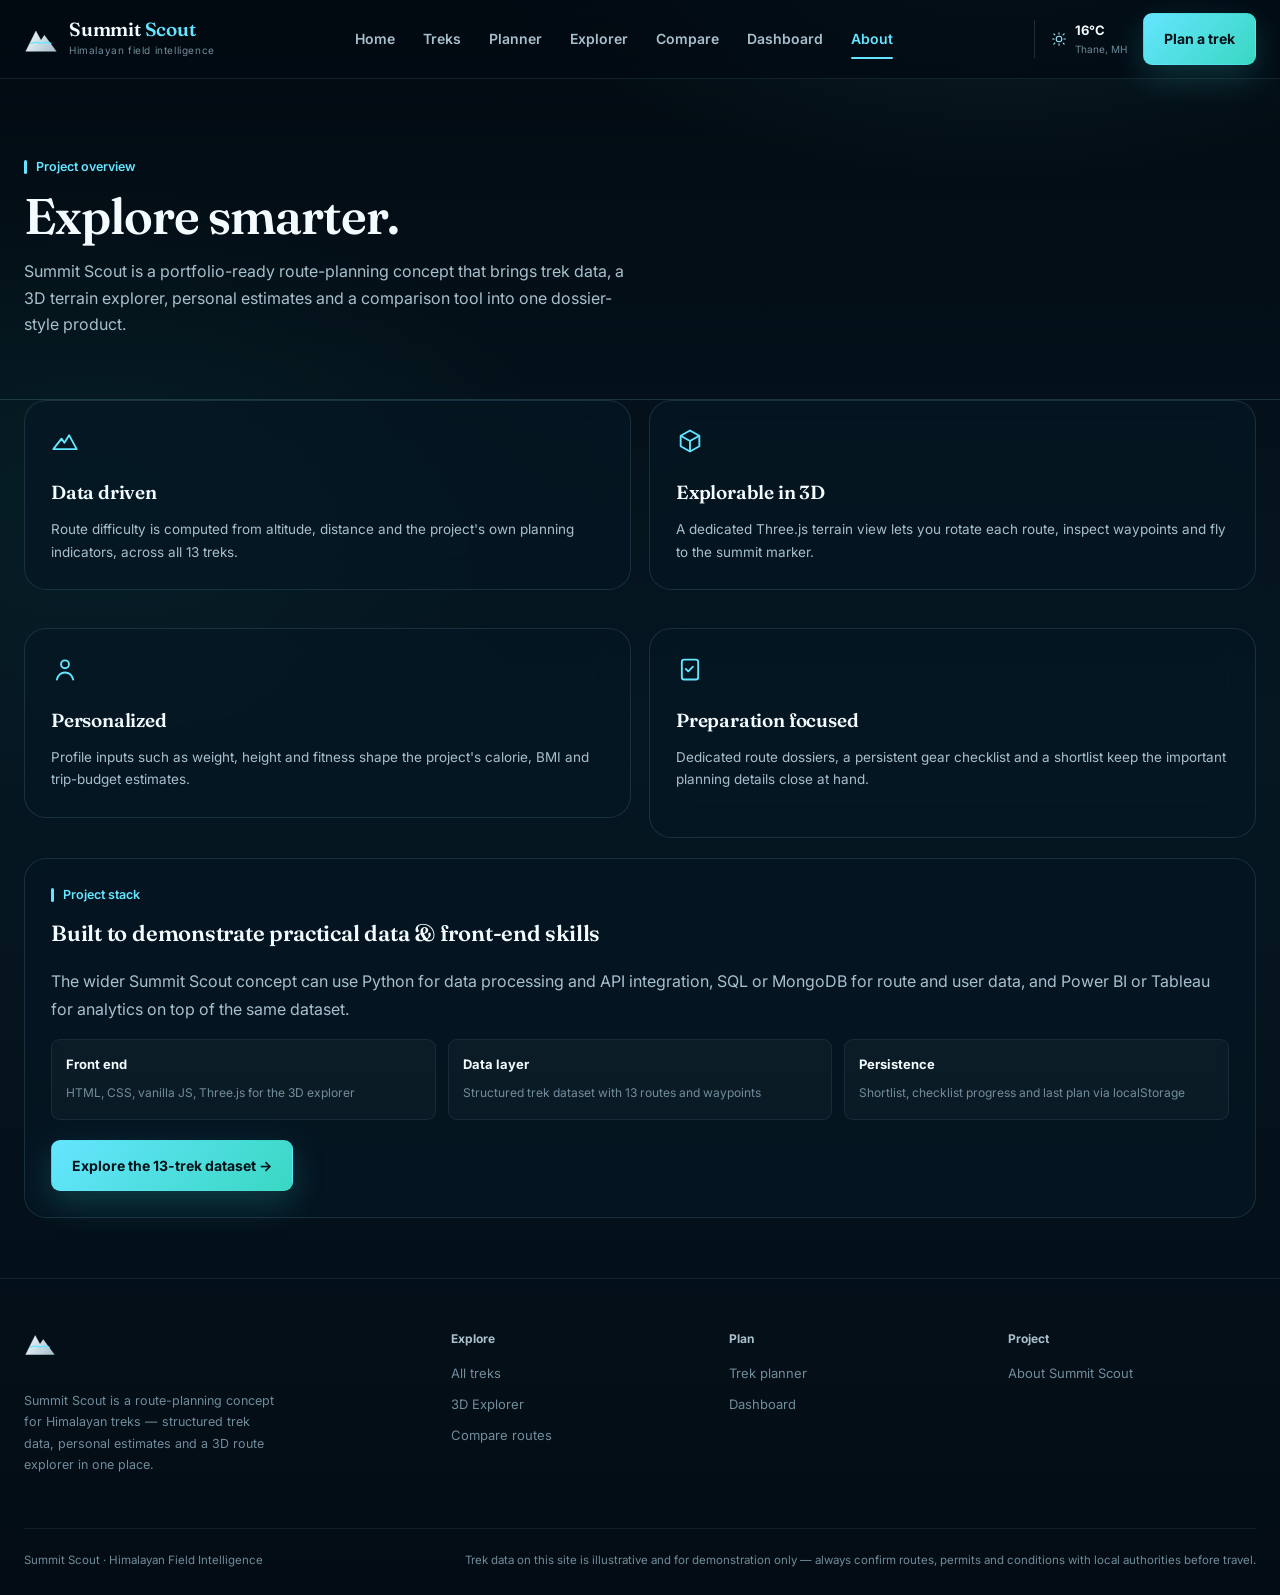
<file: about.html>
<!doctype html>
<html lang="en">
<head>
<meta charset="utf-8">
<meta name="viewport" content="width=device-width,initial-scale=1">
<title>About | Summit Scout</title>
<meta name="description" content="Summit Scout is a portfolio route-planning concept for Himalayan treks.">
<link rel="icon" href="favicon.svg" type="image/svg+xml">
<link rel="stylesheet" href="style.css">
</head>
<body data-page="about">
<header id="site-header"></header>

<section class="page-hero">
  <div class="container">
    <div class="field-tab">Project overview</div>
    <h1>Explore smarter.</h1>
    <p>Summit Scout is a portfolio-ready route-planning concept that brings trek data, a 3D terrain explorer, personal estimates and a comparison tool into one dossier-style product.</p>
  </div>
</section>

<main class="container main">
  <div class="about-grid">
    <div class="panel">
      <svg viewBox="0 0 24 24" fill="none" stroke="currentColor" stroke-width="1.6"><path d="M2 19h20L15.5 7l-4 6.5L9 10 2 19Z" stroke-linejoin="round"/></svg>
      <h2>Data driven</h2>
      <p>Route difficulty is computed from altitude, distance and the project's own planning indicators, across all 13 treks.</p>
    </div>
    <div class="panel">
      <svg viewBox="0 0 24 24" fill="none" stroke="currentColor" stroke-width="1.6"><path d="M12 3l8 4.5v9L12 21l-8-4.5v-9L12 3Z" stroke-linejoin="round"/><path d="M12 12v9M12 12l8-4.5M12 12l-8-4.5" stroke-linejoin="round"/></svg>
      <h2>Explorable in 3D</h2>
      <p>A dedicated Three.js terrain view lets you rotate each route, inspect waypoints and fly to the summit marker.</p>
    </div>
    <div class="panel">
      <svg viewBox="0 0 24 24" fill="none" stroke="currentColor" stroke-width="1.6"><circle cx="12" cy="8" r="3.4"/><path d="M5 21c1.2-4.2 4-6 7-6s5.8 1.8 7 6" stroke-linecap="round"/></svg>
      <h2>Personalized</h2>
      <p>Profile inputs such as weight, height and fitness shape the project's calorie, BMI and trip-budget estimates.</p>
    </div>
    <div class="panel">
      <svg viewBox="0 0 24 24" fill="none" stroke="currentColor" stroke-width="1.6"><rect x="5" y="4" width="14" height="17" rx="2"/><path d="M8.5 12l2 2 4-4" stroke-linecap="round" stroke-linejoin="round"/></svg>
      <h2>Preparation focused</h2>
      <p>Dedicated route dossiers, a persistent gear checklist and a shortlist keep the important planning details close at hand.</p>
    </div>
  </div>

  <div class="panel" style="margin-top:20px">
    <div class="field-tab">Project stack</div>
    <h2>Built to demonstrate practical data &amp; front-end skills</h2>
    <p class="muted large">The wider Summit Scout concept can use Python for data processing and API integration, SQL or MongoDB for route and user data, and Power BI or Tableau for analytics on top of the same dataset.</p>
    <div class="stack-list">
      <div><b>Front end</b><span>HTML, CSS, vanilla JS, Three.js for the 3D explorer</span></div>
      <div><b>Data layer</b><span>Structured trek dataset with 13 routes and waypoints</span></div>
      <div><b>Persistence</b><span>Shortlist, checklist progress and last plan via localStorage</span></div>
    </div>
    <a class="button button-primary" style="margin-top:20px" href="treks.html">Explore the 13-trek dataset →</a>
  </div>
</main>

<footer id="site-footer"></footer>

<script src="data.js"></script>
<script src="storage.js"></script>
<script src="nav.js"></script>
</body>
</html>
</file>
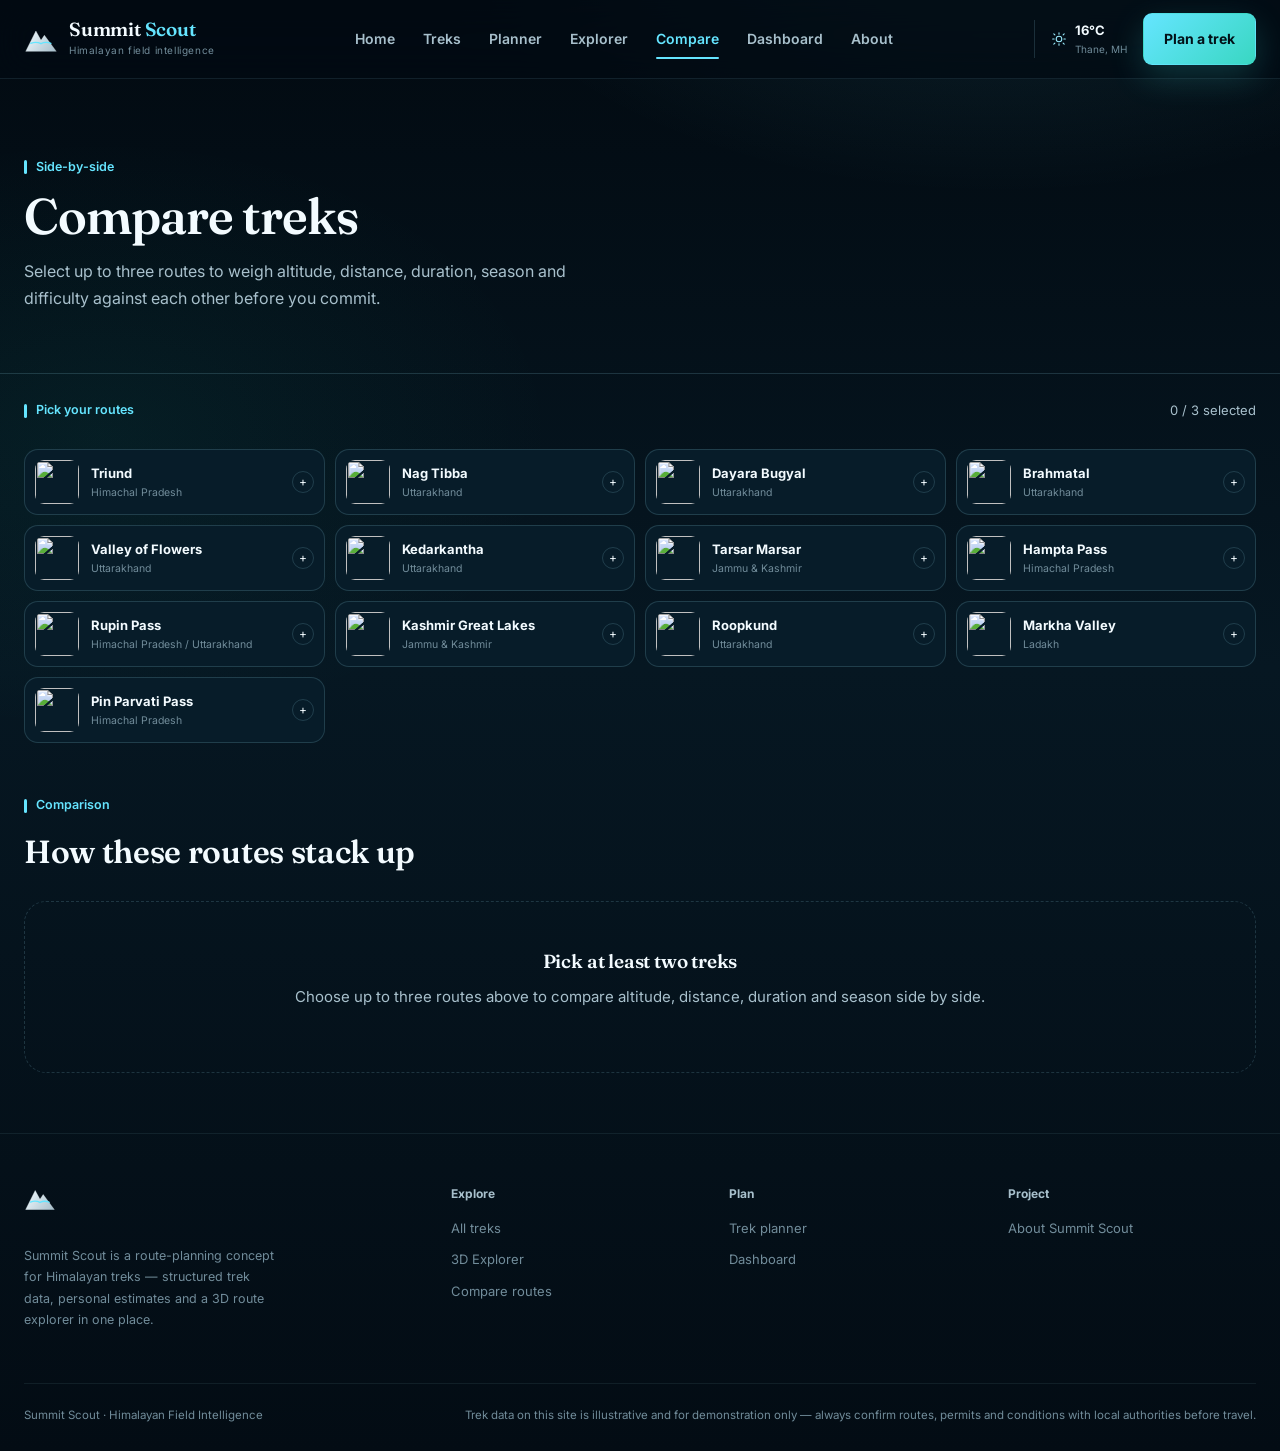
<file: compare.html>
<!doctype html>
<html lang="en">
<head>
<meta charset="utf-8">
<meta name="viewport" content="width=device-width,initial-scale=1">
<title>Compare Treks | Summit Scout</title>
<meta name="description" content="Compare up to three Himalayan treks side by side — altitude, distance, duration, difficulty and season.">
<link rel="icon" href="favicon.svg" type="image/svg+xml">
<link rel="stylesheet" href="style.css">
</head>
<body data-page="compare">
<header id="site-header"></header>

<section class="page-hero">
  <div class="container">
    <div class="field-tab">Side-by-side</div>
    <h1>Compare treks</h1>
    <p>Select up to three routes to weigh altitude, distance, duration, season and difficulty against each other before you commit.</p>
  </div>
</section>

<main class="container main">
  <div class="compare-count-row">
    <div class="field-tab" style="margin:0">Pick your routes</div>
    <span class="muted" id="compareCount">0 / 3 selected</span>
  </div>
  <div class="compare-picker" id="comparePicker"></div>

  <div class="section-head"><div><div class="field-tab">Comparison</div><h2>How these routes stack up</h2></div></div>
  <div id="compareResult"></div>
</main>

<footer id="site-footer"></footer>

<script src="data.js"></script>
<script src="storage.js"></script>
<script src="nav.js"></script>
<script src="compare.js"></script>
</body>
</html>
</file>
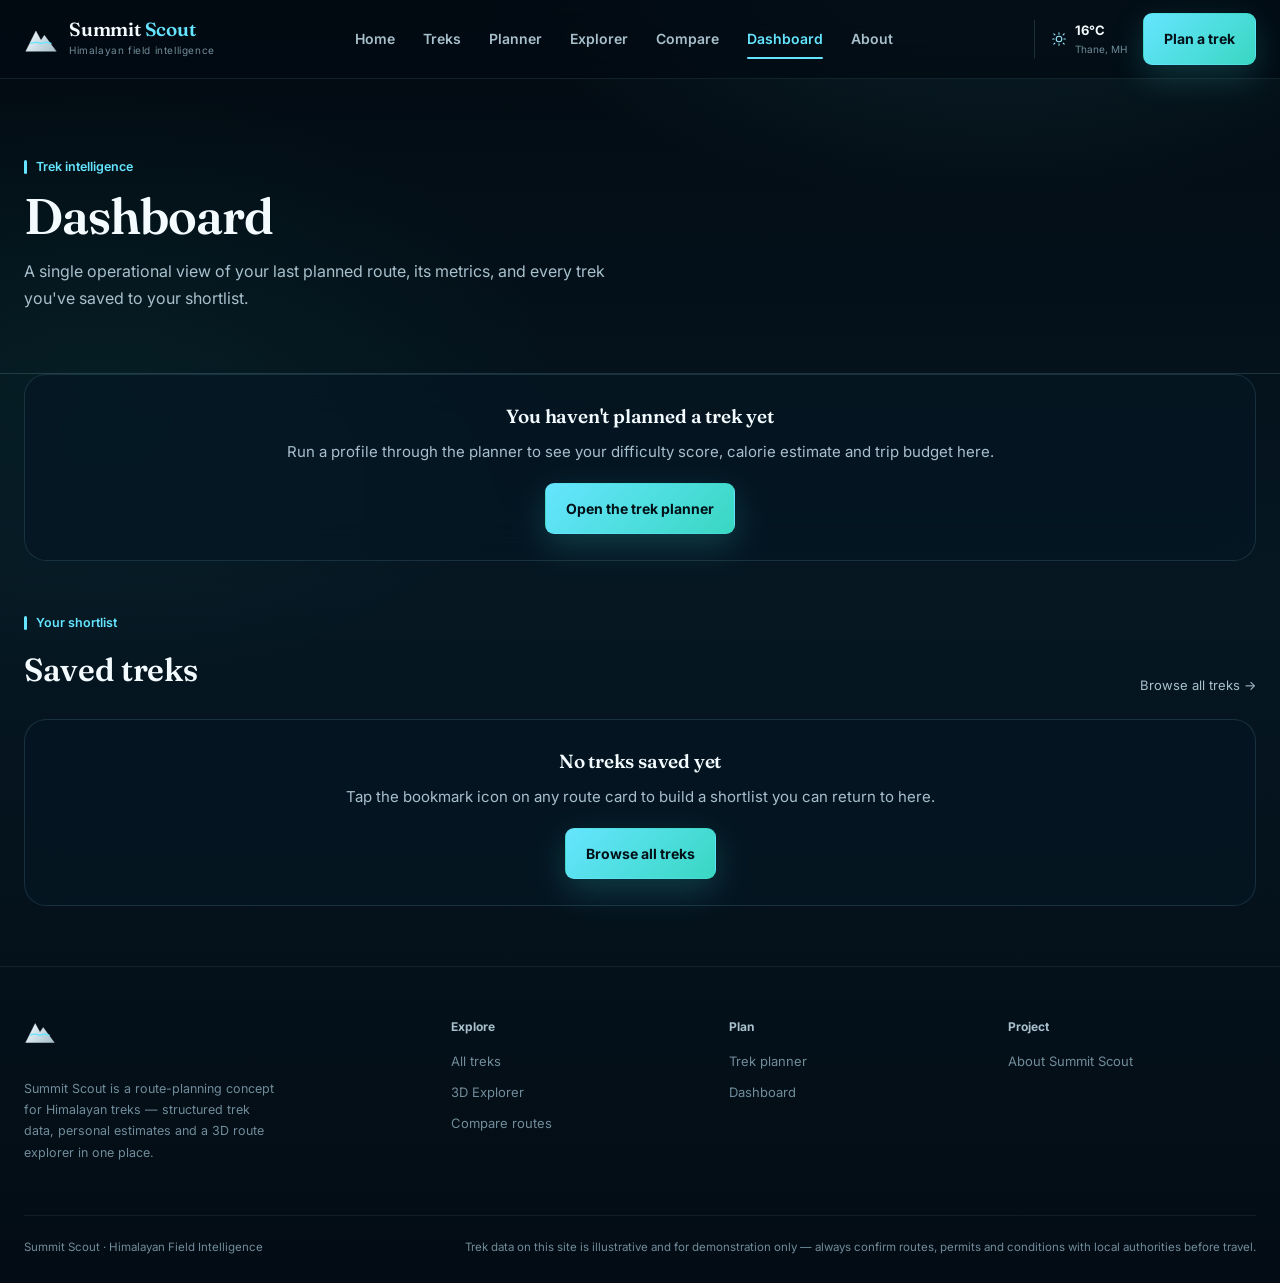
<file: dashboard.html>
<!doctype html>
<html lang="en">
<head>
<meta charset="utf-8">
<meta name="viewport" content="width=device-width,initial-scale=1">
<title>Dashboard | Summit Scout</title>
<meta name="description" content="Your Summit Scout dashboard — the last trek you planned and the routes you've saved to your shortlist.">
<link rel="icon" href="favicon.svg" type="image/svg+xml">
<link rel="stylesheet" href="style.css">
</head>
<body data-page="dashboard">
<header id="site-header"></header>

<section class="page-hero">
  <div class="container">
    <div class="field-tab">Trek intelligence</div>
    <h1>Dashboard</h1>
    <p>A single operational view of your last planned route, its metrics, and every trek you've saved to your shortlist.</p>
  </div>
</section>

<main class="container main">
  <div id="planSection"></div>

  <div class="section-head">
    <div><div class="field-tab">Your shortlist</div><h2>Saved treks</h2></div>
    <a class="muted" href="treks.html">Browse all treks →</a>
  </div>
  <div id="shortlistSection"></div>
</main>

<footer id="site-footer"></footer>

<script src="data.js"></script>
<script src="storage.js"></script>
<script src="nav.js"></script>
<script src="cards.js"></script>
<script src="dashboard.js"></script>
</body>
</html>
</file>
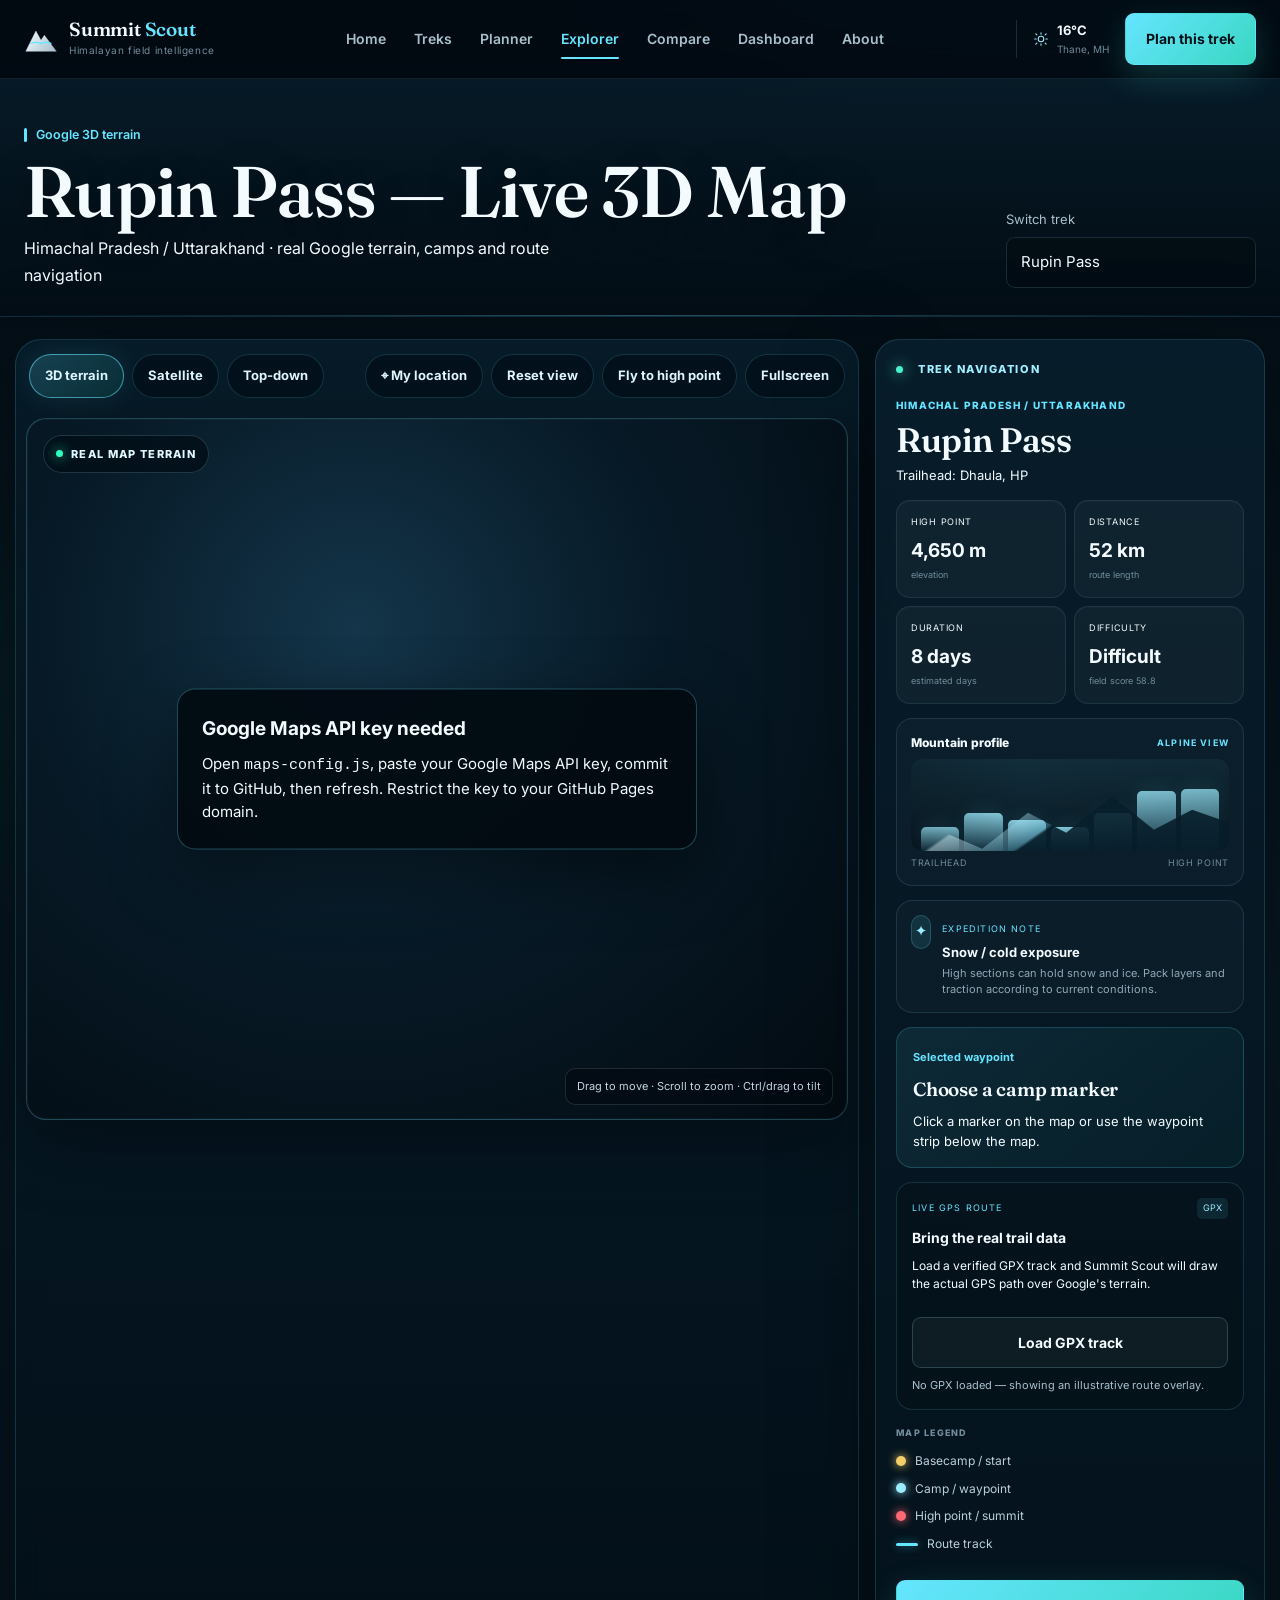
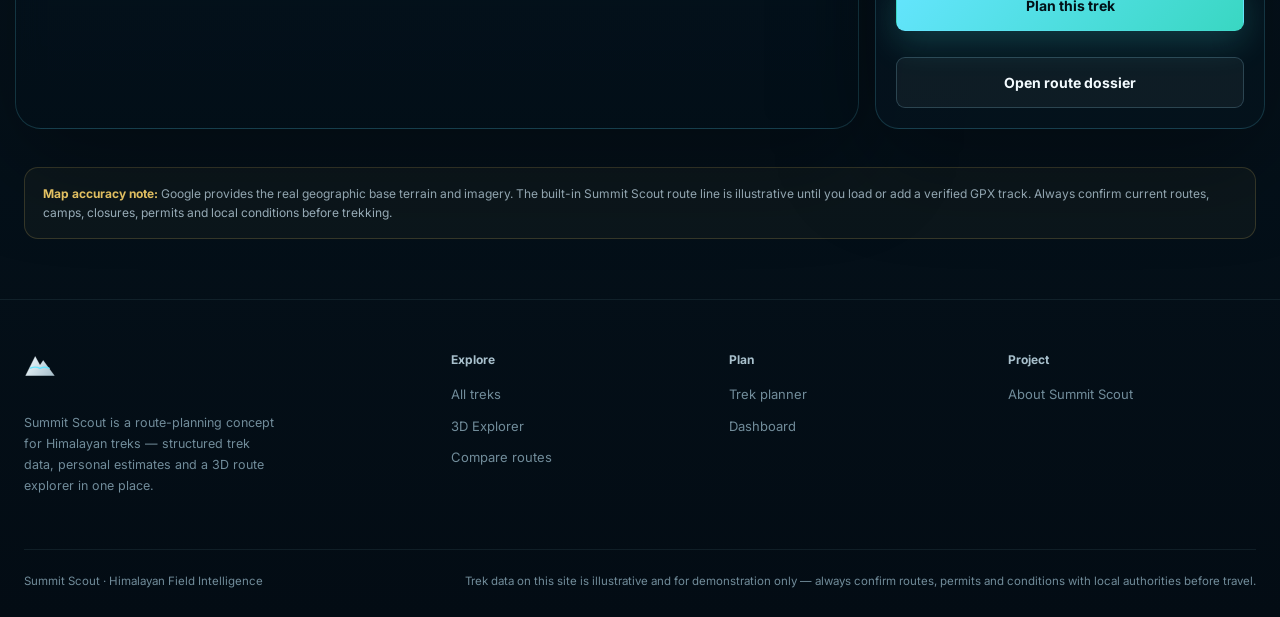
<file: explorer.html>
<!doctype html>
<html lang="en">
<head>
<meta charset="utf-8">
<meta name="viewport" content="width=device-width,initial-scale=1">
<title>Live 3D Map | Summit Scout</title>
<meta name="description" content="Explore Himalayan treks on a live Google 3D terrain map with route overlays, camps, GPS location and GPX track loading.">
<link rel="icon" href="favicon.svg" type="image/svg+xml">
<link rel="stylesheet" href="style.css">
</head>
<body data-page="explorer">
<header id="site-header"></header>

<div class="snow-layer" id="snowLayer" aria-hidden="true"></div>
<section class="live-map-header">
  <div class="container live-map-header-inner">
    <div>
      <div class="field-tab">Google 3D terrain</div>
      <h1 id="explorerTitle">Loading trek…</h1>
      <p id="explorerSubtitle">Real geographic terrain with a Summit Scout route overlay.</p>
    </div>
    <label class="field live-map-switcher">
      <span class="muted">Switch trek</span>
      <select id="trekSwitcher"></select>
    </label>
  </div>
</section>

<main class="live-map-layout">
  <section class="live-map-panel">
    <div class="live-map-toolbar">
      <div class="map-mode-group" aria-label="Map mode">
        <button class="map-chip active" id="mode3d" type="button">3D terrain</button>
        <button class="map-chip" id="modeSatellite" type="button">Satellite</button>
        <button class="map-chip" id="modeTop" type="button">Top-down</button>
      </div>
      <div class="map-action-group">
        <button class="map-chip" id="mapLocate" type="button">⌖ My location</button>
        <button class="map-chip" id="mapReset" type="button">Reset view</button>
        <button class="map-chip" id="mapSummit" type="button">Fly to high point</button>
        <button class="map-chip" id="mapFullscreen" type="button">Fullscreen</button>
      </div>
    </div>

    <div id="google3dMap" class="google-3d-map" aria-label="Interactive Google 3D terrain map">
      <div class="map-status-card" id="mapStatus">
        <strong>Google 3D map setup required</strong>
        <span>Add your API key in <code>maps-config.js</code>, then refresh this page.</span>
      </div>
      <div class="map-corner-badge"><span></span> REAL MAP TERRAIN</div>
      <div class="map-instructions">Drag to move · Scroll to zoom · Ctrl/drag to tilt</div>
    </div>

    <div class="route-timeline" id="routeTimeline"></div>
  </section>

  <aside class="live-route-sidebar">
    <div class="sidebar-top"><span class="live-dot"></span> Trek navigation</div>
    <div class="map-sidebar-title">
      <small id="mapRegion">—</small>
      <h2 id="mapTrekName">—</h2>
      <p id="mapTrekStart">—</p>
    </div>

    <div class="map-stat-grid">
      <div><span>High point</span><strong id="mapAltitude">—</strong><em>elevation</em></div>
      <div><span>Distance</span><strong id="mapDistance">—</strong><em>route length</em></div>
      <div><span>Duration</span><strong id="mapDuration">—</strong><em>estimated days</em></div>
      <div><span>Difficulty</span><strong id="mapDifficulty">—</strong><em id="mapScore">field score —</em></div>
    </div>

    <div class="snow-profile-card">
      <div class="card-heading"><span>Mountain profile</span><b>ALPINE VIEW</b></div>
      <div class="profile-art" id="profileArt" aria-label="Illustrative mountain elevation profile"></div>
      <div class="profile-scale"><span>Trailhead</span><span>High point</span></div>
    </div>

    <div class="field-conditions">
      <div class="condition-icon">✦</div>
      <div><span>EXPEDITION NOTE</span><strong id="conditionTitle">Snow-ready route</strong><p id="conditionText">Layering and traction can matter on exposed high sections.</p></div>
    </div>

    <div class="map-waypoint-card" id="waypointCard">
      <span class="site-kicker">Selected waypoint</span>
      <h3>Choose a camp marker</h3>
      <p>Click a marker on the map or use the waypoint strip below the map.</p>
    </div>

    <div class="map-gpx-box">
      <div class="gpx-head"><span>LIVE GPS ROUTE</span><i>GPX</i></div>
      <div>
        <strong>Bring the real trail data</strong>
        <p>Load a verified GPX track and Summit Scout will draw the actual GPS path over Google's terrain.</p>
      </div>
      <label class="button button-secondary full gpx-button">
        Load GPX track
        <input id="gpxInput" type="file" accept=".gpx,application/gpx+xml" hidden>
      </label>
      <div class="gpx-result" id="gpxResult">No GPX loaded — showing an illustrative route overlay.</div>
    </div>

    <div class="map-legend"><div class="legend-title">MAP LEGEND</div>
      <div><i class="legend-dot base"></i><span>Basecamp / start</span></div>
      <div><i class="legend-dot camp"></i><span>Camp / waypoint</span></div>
      <div><i class="legend-dot summit"></i><span>High point / summit</span></div>
      <div><i class="legend-line"></i><span>Route track</span></div>
    </div>

    <a class="button button-primary full" id="planCta" href="planner.html">Plan this trek</a>
    <a class="button button-secondary full" id="dossierCta" href="trek.html">Open route dossier</a>
  </aside>
</main>

<section class="container live-map-note">
  <strong>Map accuracy note:</strong> Google provides the real geographic base terrain and imagery. The built-in Summit Scout route line is illustrative until you load or add a verified GPX track. Always confirm current routes, camps, closures, permits and local conditions before trekking.
</section>

<footer id="site-footer"></footer>

<script src="data.js"></script>
<script src="storage.js"></script>
<script src="nav.js"></script>
<script src="maps-config.js"></script>
<script src="explorer.js"></script>
</body>
</html>
</file>
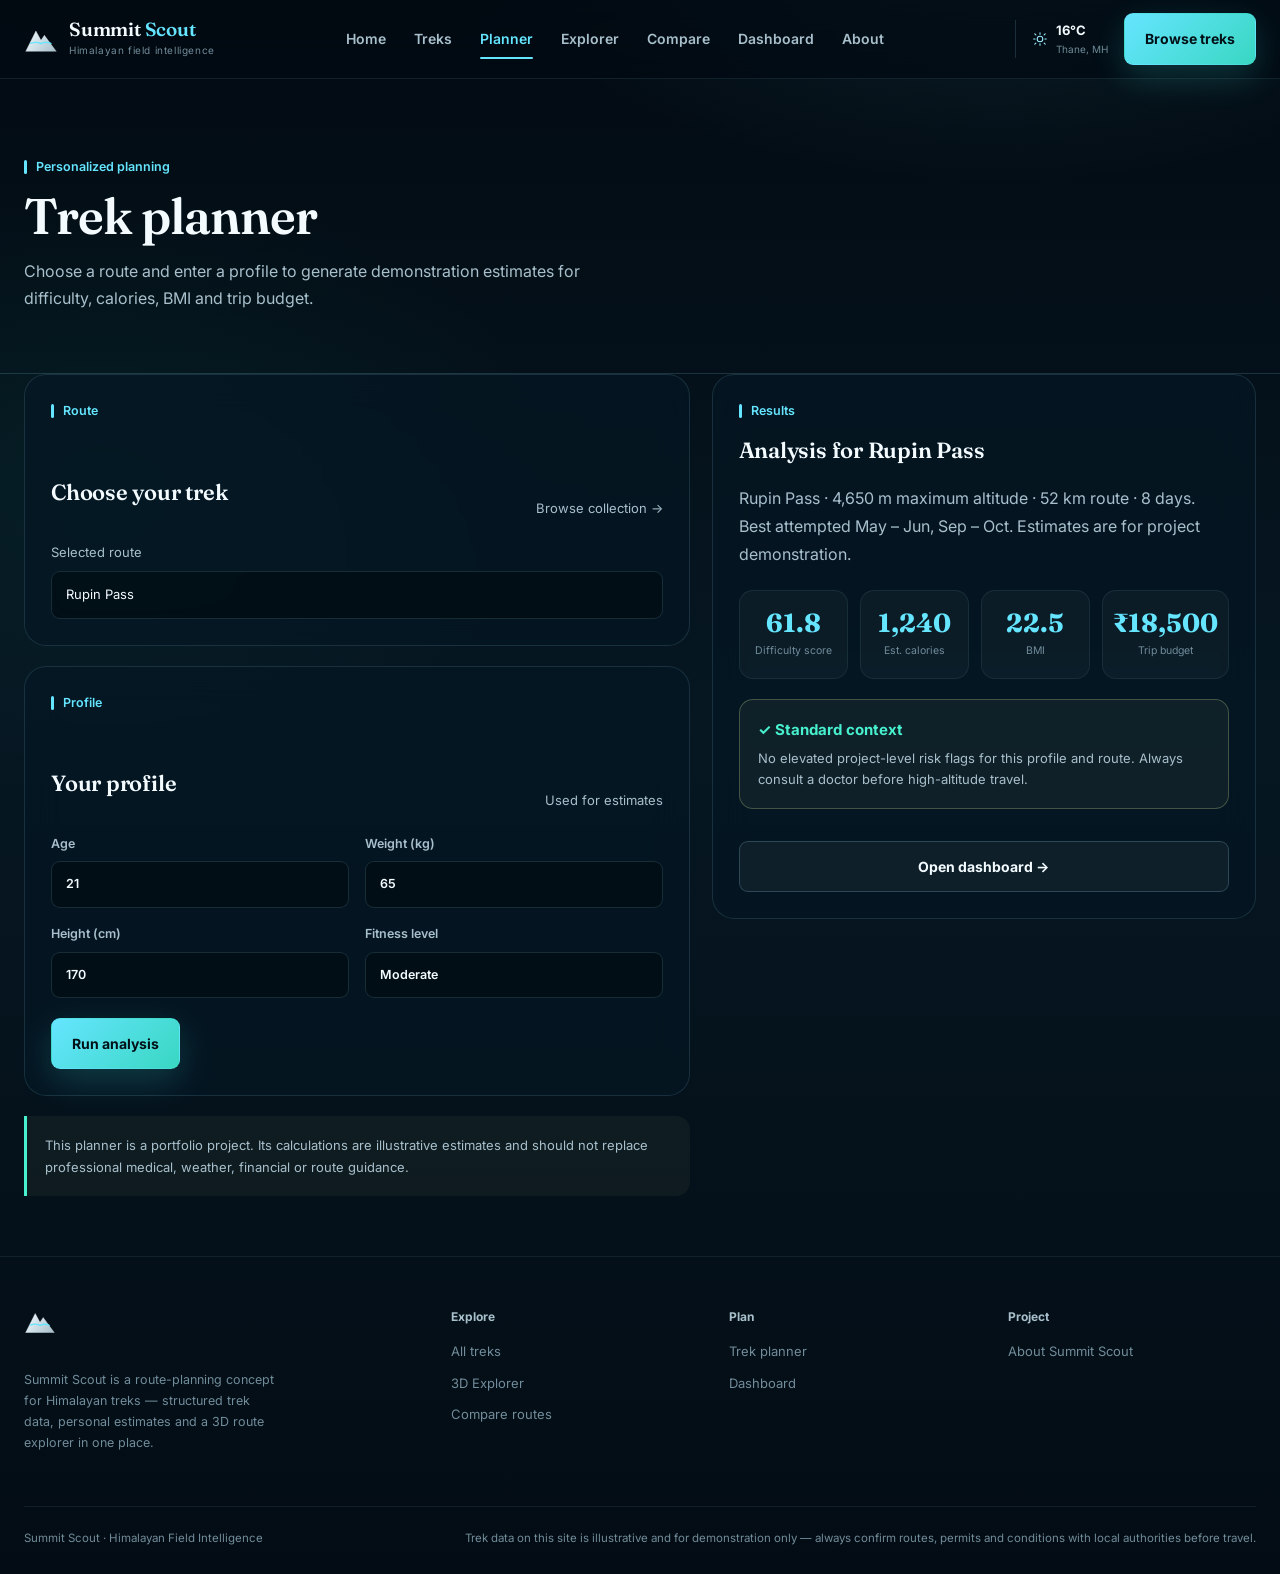
<file: planner.html>
<!doctype html>
<html lang="en">
<head>
<meta charset="utf-8">
<meta name="viewport" content="width=device-width,initial-scale=1">
<title>Trek Planner | Summit Scout</title>
<meta name="description" content="Build a personal trek estimate — difficulty score, calorie needs, BMI and a trip budget, based on your profile.">
<link rel="icon" href="favicon.svg" type="image/svg+xml">
<link rel="stylesheet" href="style.css">
</head>
<body data-page="planner">
<header id="site-header"></header>

<section class="page-hero">
  <div class="container">
    <div class="field-tab">Personalized planning</div>
    <h1>Trek planner</h1>
    <p>Choose a route and enter a profile to generate demonstration estimates for difficulty, calories, BMI and trip budget.</p>
  </div>
</section>

<main class="container main">
  <div class="analysis-layout">
    <section>
      <div class="panel">
        <div class="field-tab">Route</div>
        <div class="title"><h2>Choose your trek</h2><a class="muted" href="treks.html">Browse collection →</a></div>
        <label class="muted" style="display:block">Selected route
          <select id="trek" style="margin-top:8px"></select>
        </label>
      </div>
      <form class="panel" id="analysisForm">
        <div class="field-tab">Profile</div>
        <div class="title"><h2>Your profile</h2><span class="muted">Used for estimates</span></div>
        <div class="form">
          <label>Age<input id="age" type="number" value="21" min="10" max="100"></label>
          <label>Weight (kg)<input id="weight" type="number" value="65" min="30" max="200"></label>
          <label>Height (cm)<input id="height" type="number" value="170" min="100" max="230"></label>
          <label>Fitness level<select id="fitness"><option>Moderate</option><option>Beginner</option><option>Good</option><option>Excellent</option></select></label>
        </div>
        <button class="button button-primary" style="margin-top:20px" type="submit">Run analysis</button>
      </form>
      <div class="tip">This planner is a portfolio project. Its calculations are illustrative estimates and should not replace professional medical, weather, financial or route guidance.</div>
    </section>

    <aside>
      <div class="panel sticky-card">
        <div class="field-tab">Results</div>
        <h2>Analysis for <span data-route-name>Rupin Pass</span></h2>
        <p id="analysisText" class="muted large">Loading route analysis…</p>
        <div class="result-grid">
          <div class="result"><strong id="rScore">58.8</strong><small>Difficulty score</small></div>
          <div class="result"><strong id="rCal">1,240</strong><small>Est. calories</small></div>
          <div class="result"><strong id="rBmi">22.5</strong><small>BMI</small></div>
          <div class="result"><strong id="rBudget">₹0</strong><small>Trip budget</small></div>
        </div>
        <div class="alert-ok" id="plannerRisk" style="margin-top:20px"><b>Standard context</b><p>Run the analysis to see route-specific risk context here.</p></div>
        <a class="button button-secondary full" href="dashboard.html">Open dashboard →</a>
      </div>
    </aside>
  </div>
</main>

<footer id="site-footer"></footer>

<script src="data.js"></script>
<script src="storage.js"></script>
<script src="nav.js"></script>
<script src="planner.js"></script>
</body>
</html>
</file>
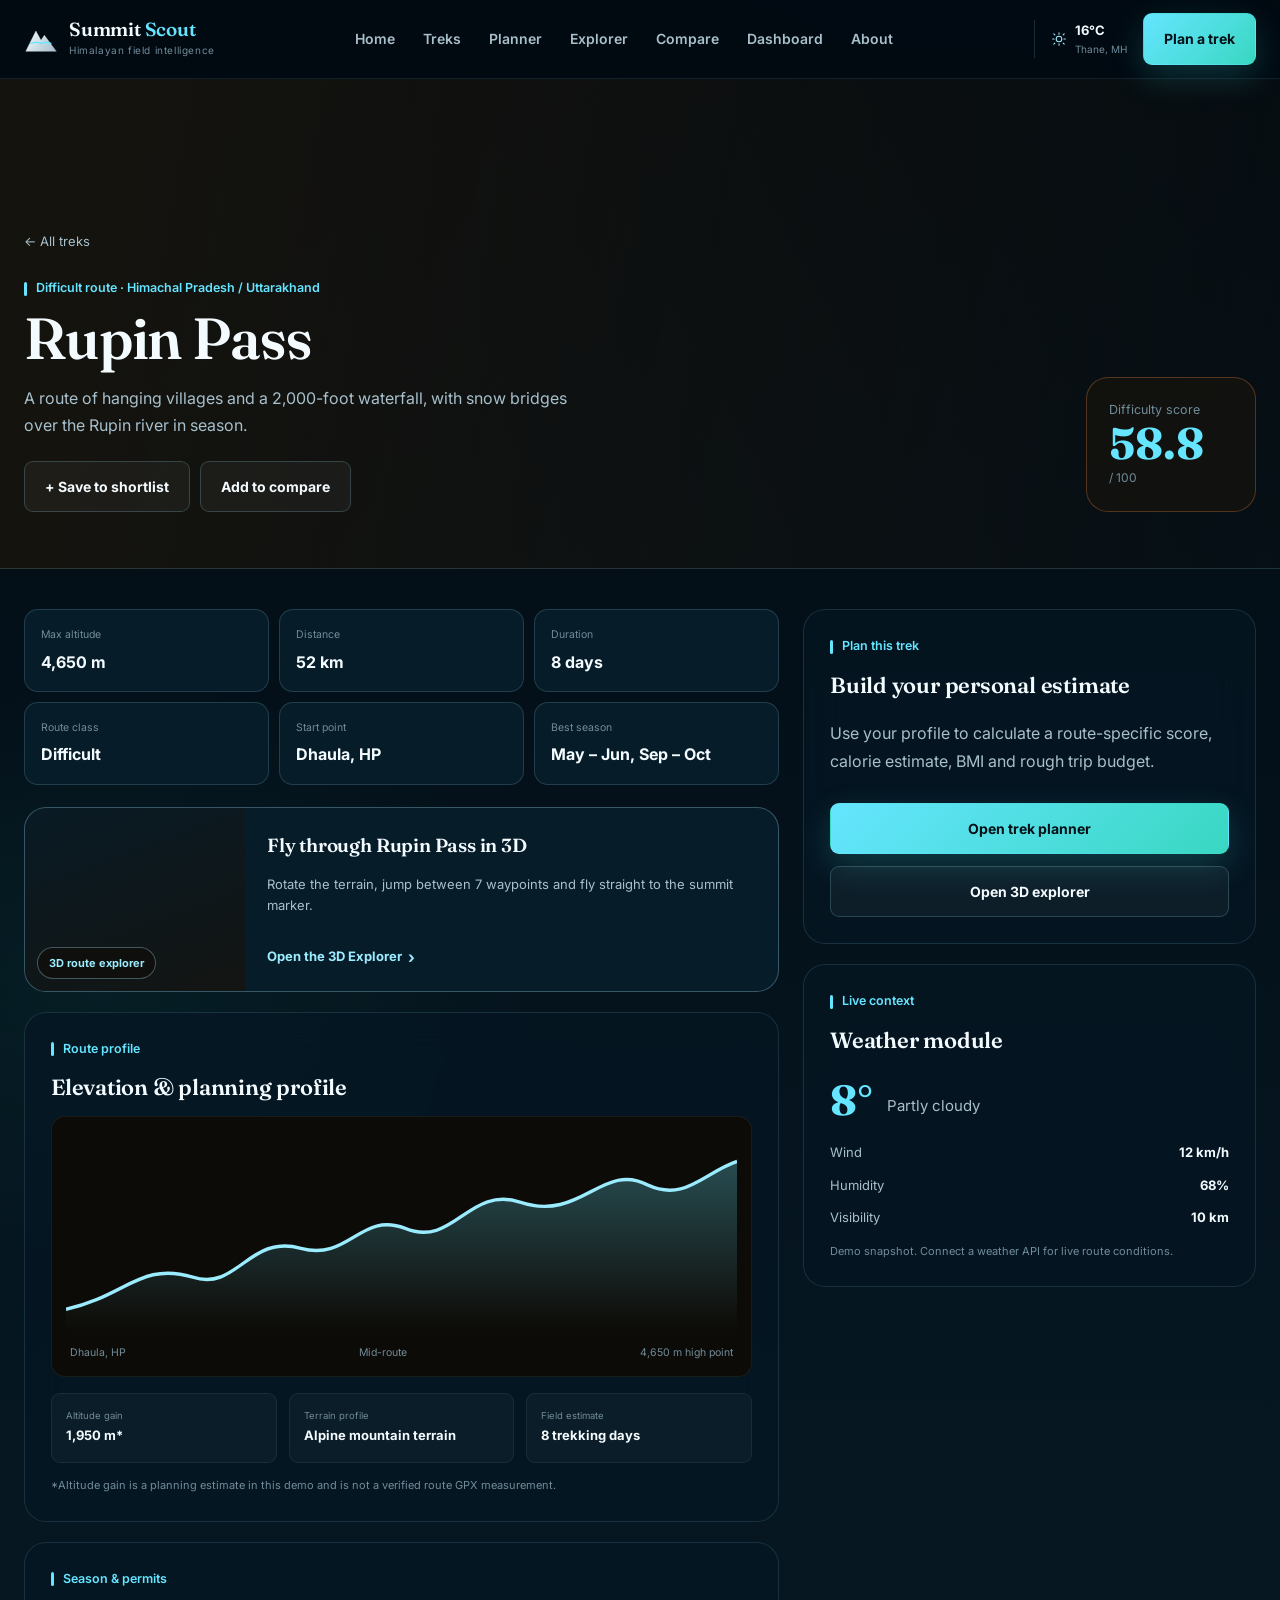
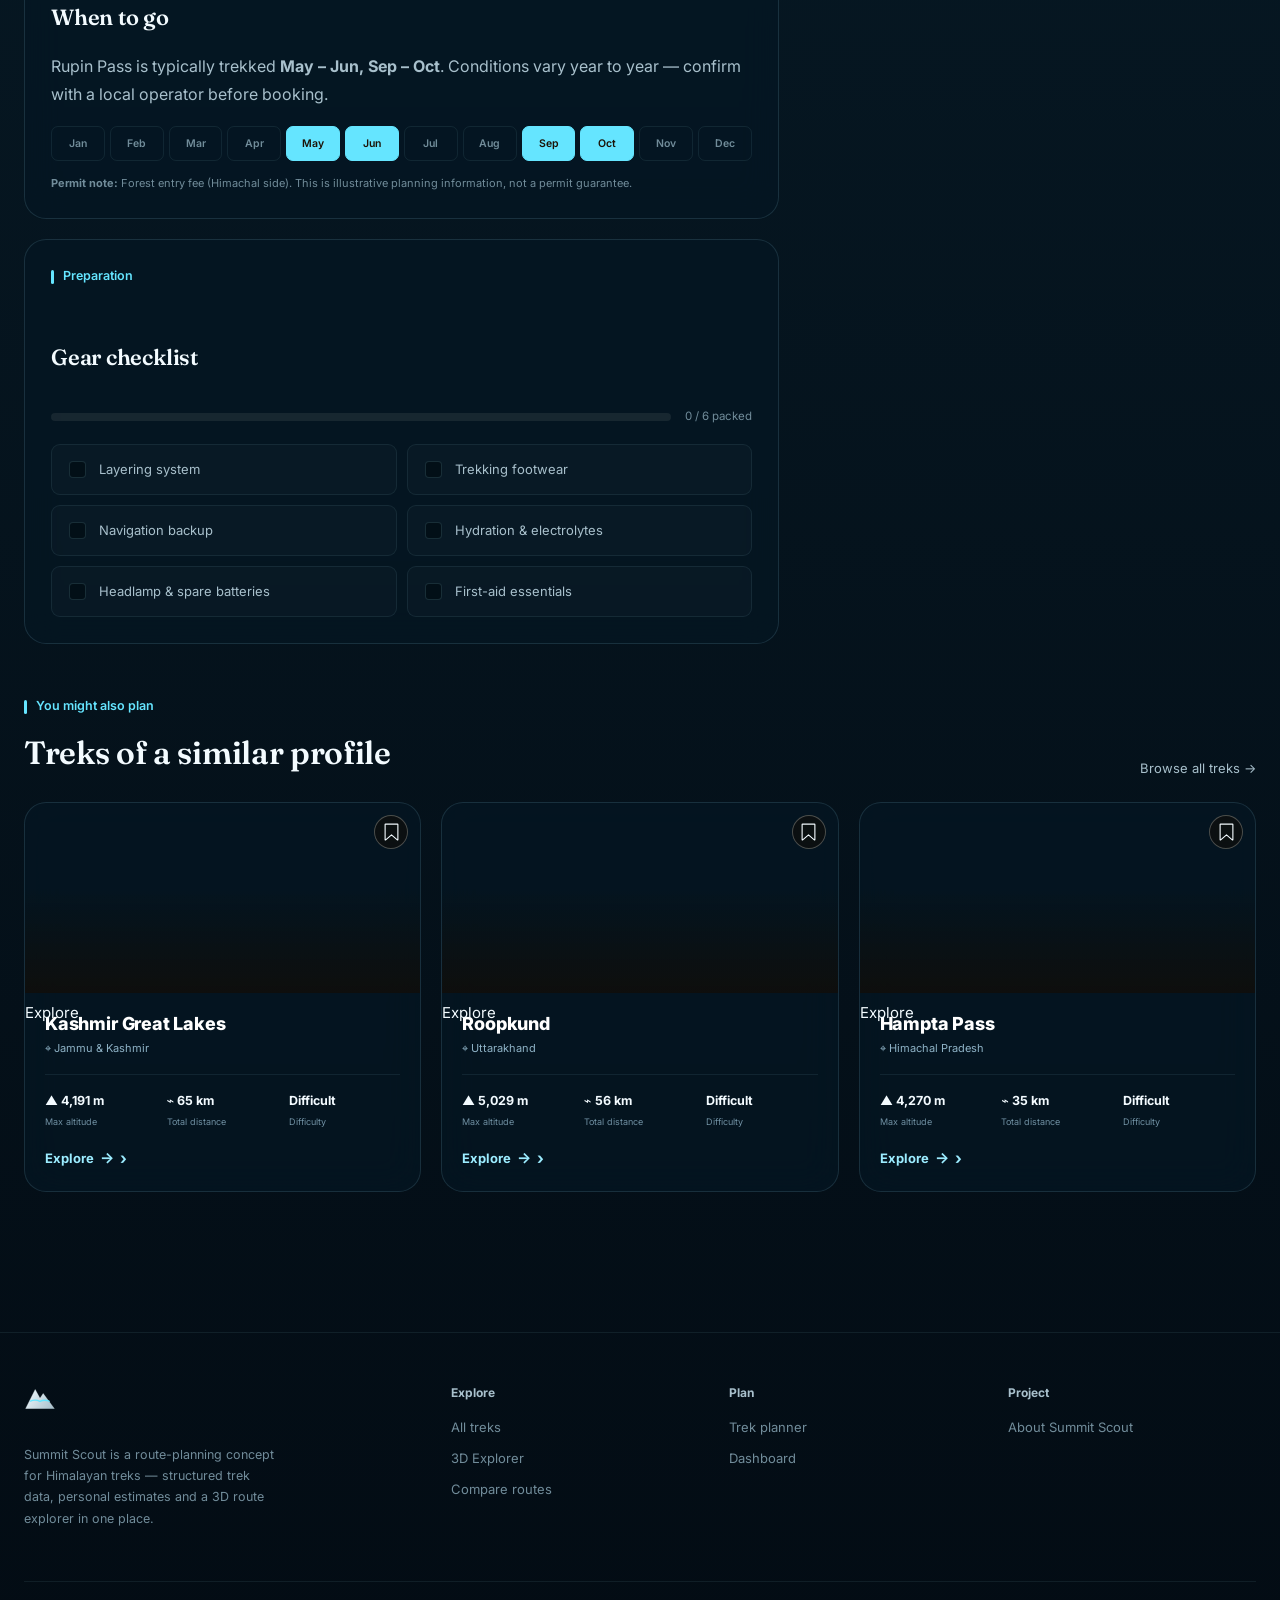
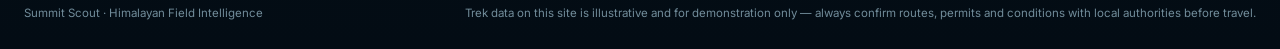
<file: trek.html>
<!doctype html>
<html lang="en">
<head>
<meta charset="utf-8">
<meta name="viewport" content="width=device-width,initial-scale=1">
<title>Trek Dossier | Summit Scout</title>
<link rel="icon" href="favicon.svg" type="image/svg+xml">
<link rel="stylesheet" href="style.css">
</head>
<body data-page="trek">
<header id="site-header"></header>
<div id="detail"></div>
<footer id="site-footer"></footer>

<script src="data.js"></script>
<script src="storage.js"></script>
<script src="nav.js"></script>
<script src="cards.js"></script>
<script src="detail.js"></script>
</body>
</html>
</file>
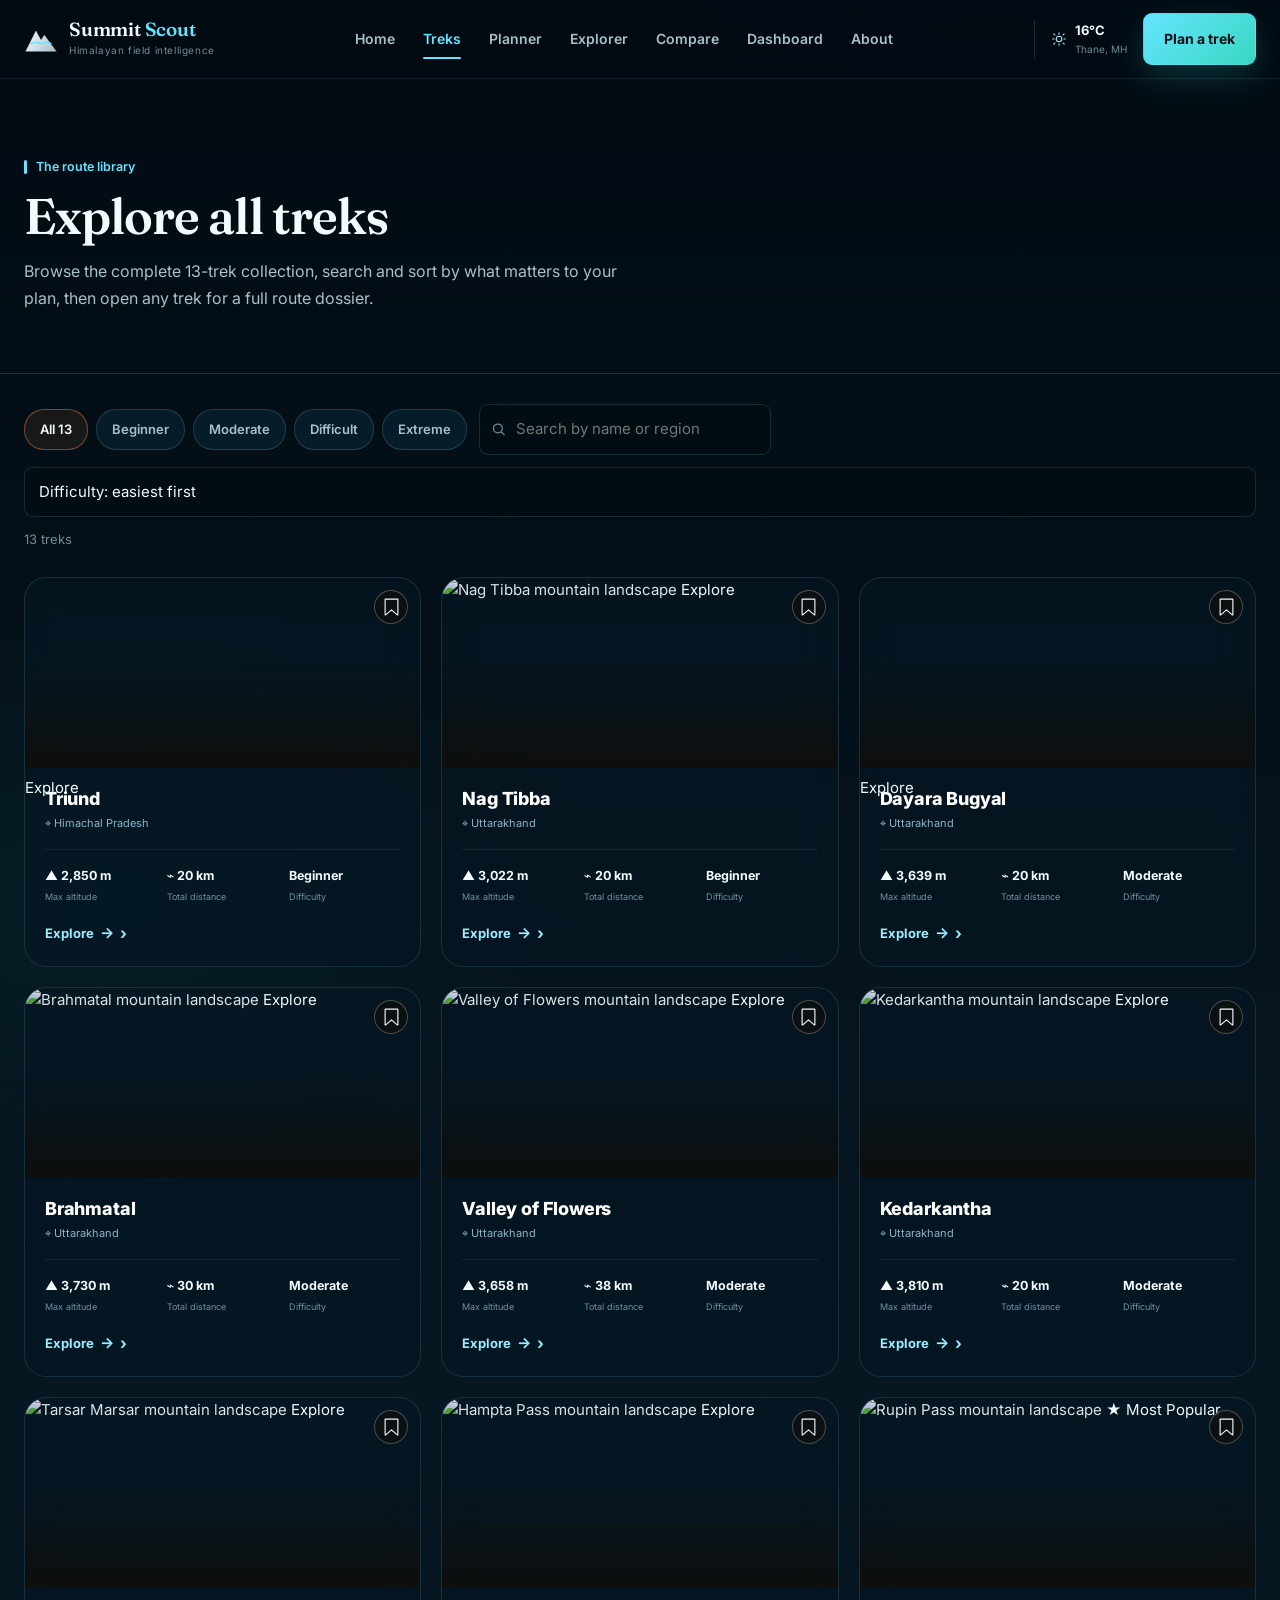
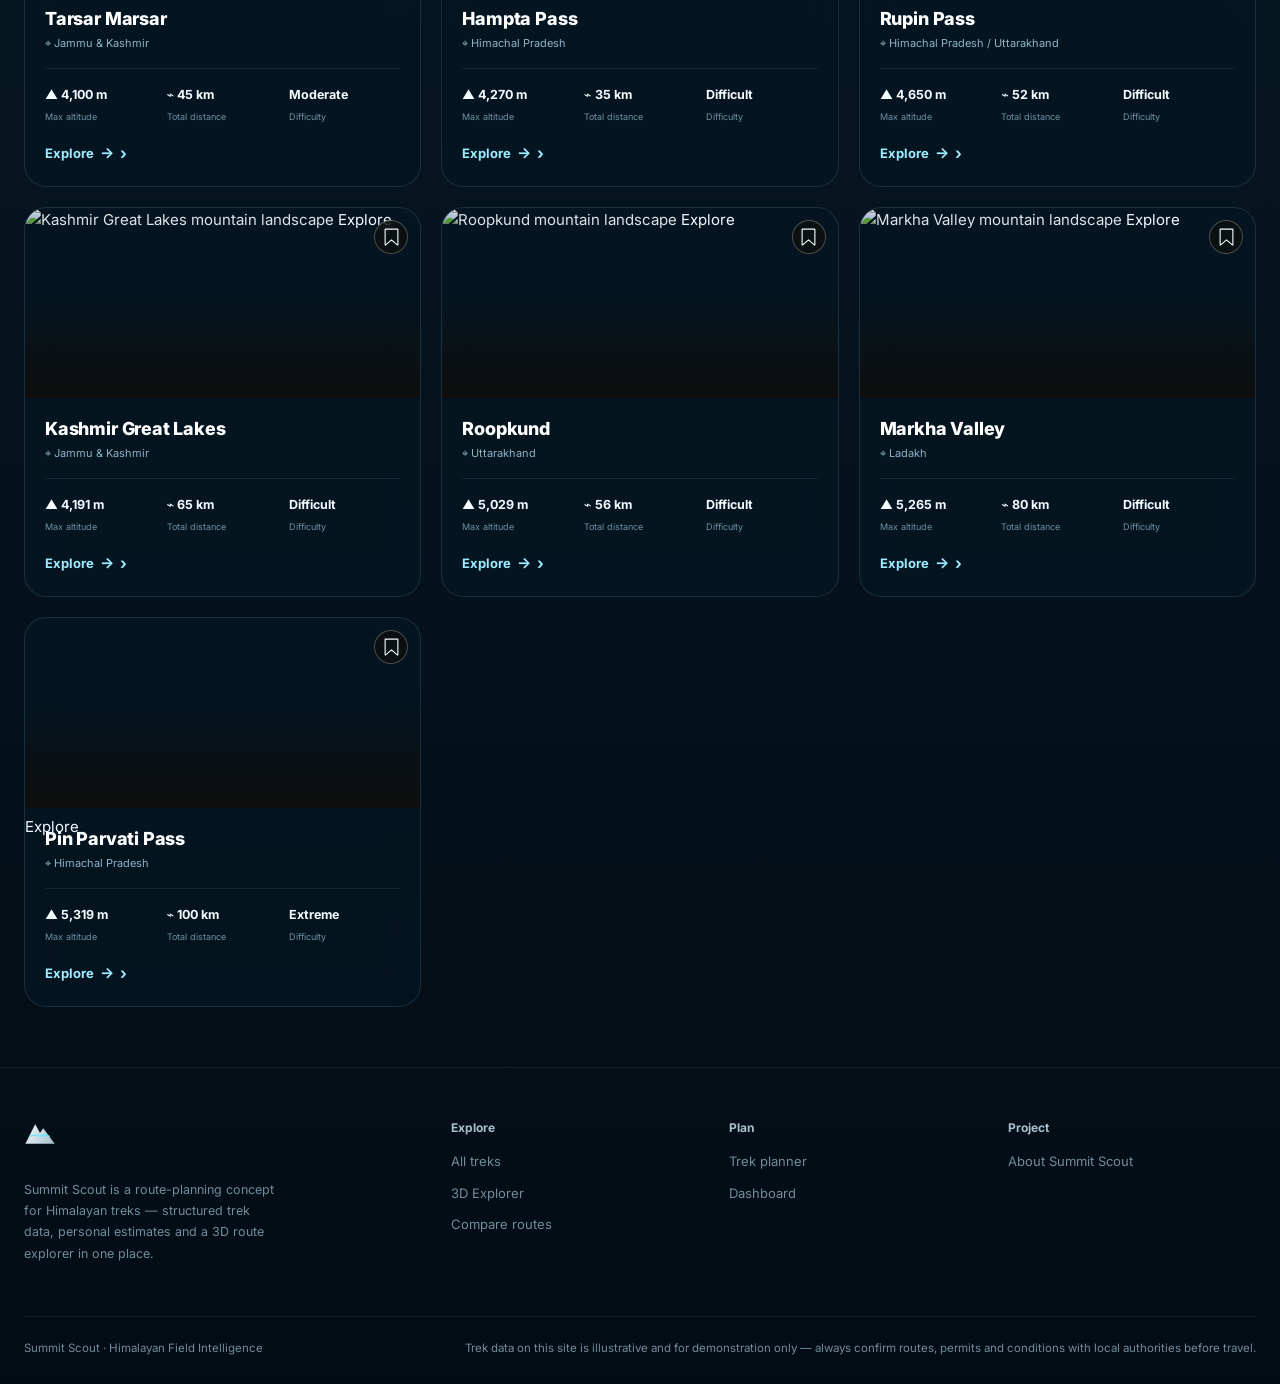
<file: treks.html>
<!doctype html>
<html lang="en">
<head>
<meta charset="utf-8">
<meta name="viewport" content="width=device-width,initial-scale=1">
<title>Explore Treks | Summit Scout</title>
<meta name="description" content="Browse all 13 Summit Scout treks — search, filter by difficulty and sort by altitude, distance or duration.">
<link rel="icon" href="favicon.svg" type="image/svg+xml">
<link rel="stylesheet" href="style.css">
</head>
<body data-page="treks">
<header id="site-header"></header>

<section class="page-hero">
  <div class="container">
    <div class="field-tab">The route library</div>
    <h1>Explore all treks</h1>
    <p>Browse the complete 13-trek collection, search and sort by what matters to your plan, then open any trek for a full route dossier.</p>
  </div>
</section>

<main class="container main">
  <div class="treks-controls">
    <div class="filter-group">
      <button class="active" data-filter="All">All 13</button>
      <button data-filter="Beginner">Beginner</button>
      <button data-filter="Moderate">Moderate</button>
      <button data-filter="Difficult">Difficult</button>
      <button data-filter="Extreme">Extreme</button>
    </div>
    <div class="search-field">
      <svg width="15" height="15" viewBox="0 0 24 24" fill="none" stroke="currentColor" stroke-width="2"><circle cx="11" cy="11" r="7"/><path d="M21 21l-4.3-4.3" stroke-linecap="round"/></svg>
      <input type="search" id="trekSearch" placeholder="Search by name or region">
    </div>
    <select id="trekSort" class="sort-field"></select>
    <span class="filter-count" id="trekCount">13 treks</span>
  </div>
  <div class="grid" id="allTreks"></div>
</main>

<footer id="site-footer"></footer>

<script src="data.js"></script>
<script src="storage.js"></script>
<script src="nav.js"></script>
<script src="cards.js"></script>
<script src="treks.js"></script>
</body>
</html>
</file>
<file: style.css>
/* ============================================================
   SUMMIT SCOUT — visual system
   A route dossier for Himalayan treks: topographic map paper,
   instrument-panel data, alpenglow rust + glacier blue accents.
   ============================================================
   Contents
   01 Fonts & tokens        07 Route index card       13 Compare page
   02 Reset & base          08 Page hero / filters     14 About page
   03 Buttons & fields      09 Panels & planner        15 Footer
   04 Header & nav          10 Dashboard               16 Responsive
   05 Field tab / sections  11 Trek dossier             17 Accessibility
   06 Home hero & strip     12 3D Explorer
   ============================================================ */

/* ---------- 01 Fonts & tokens ---------- */
@import url('https://fonts.googleapis.com/css2?family=Fraunces:opsz,wght@9..144,500;9..144,600;9..144,700;9..144,900&family=Inter:wght@400;500;600;700;800&display=swap');

:root{
  --ink:#15130e;
  --ink-2:#1d1a13;
  --ink-3:#262115;
  --ink-4:#2f2818;
  --parchment:#f3eee1;
  --paper-dim:#c9c2ac;
  --stone:#8a836c;
  --rust:#a6501f;
  --rust-bright:#d97a3f;
  --glacier:#5c93a8;
  --glacier-bright:#8fc4d6;
  --moss:#7c8a58;
  --moss-bright:#a3b47c;
  --gold:#d9a441;
  --danger:#c1443a;
  --danger-dim:#8c3327;
  --line: rgba(243,238,225,.13);
  --line-soft: rgba(243,238,225,.07);
  --r-sm:9px; --r-md:14px; --r-lg:22px;
  --shadow: 0 24px 60px rgba(6,5,2,.35);
  --font-display:'Fraunces', ui-serif, Georgia, serif;
  --font-ui:'Inter', system-ui, -apple-system, sans-serif;
}

/* ---------- 02 Reset & base ---------- */
*{box-sizing:border-box}
html{scroll-behavior:smooth}
body{
  margin:0;
  background:
    radial-gradient(ellipse 900px 500px at 85% -5%, #3a2c1530, transparent 60%),
    linear-gradient(180deg,#100e0a 0%, #15130e 40%, #100e0a 100%);
  color:var(--parchment);
  font:15px/1.65 var(--font-ui);
  -webkit-font-smoothing:antialiased;
}
a{color:inherit;text-decoration:none}
button,input,select,textarea{font:inherit;color:inherit}
img{max-width:100%}
.container{width:min(1240px, calc(100% - 48px)); margin:auto}
.muted{color:var(--paper-dim); font-size:13px}
.large{font-size:16px; line-height:1.75}
h1,h2,h3{font-family:var(--font-display); font-weight:600; letter-spacing:-.01em; margin:0}

/* ---------- 03 Buttons & fields ---------- */
.button{
  display:inline-flex; align-items:center; justify-content:center; gap:8px;
  border-radius:var(--r-sm); padding:13px 20px; font-weight:700; font-size:14px;
  border:1px solid transparent; cursor:pointer; transition:transform .18s ease, border-color .18s ease, background .18s ease;
}
.button:hover{transform:translateY(-2px)}
.button-primary{color:#1c1206; background:var(--rust-bright); box-shadow:0 10px 26px rgba(217,122,63,.22)}
.button-primary:hover{background:#e6884c}
.button-secondary{border-color:rgba(243,238,225,.22); background:rgba(243,238,225,.04); color:var(--parchment)}
.button-secondary:hover{border-color:var(--glacier-bright)}
.button.is-saved{border-color:var(--moss-bright); color:var(--moss-bright)}
.full{width:100%; margin-top:12px}

input,select{
  width:100%; padding:12px 14px; color:var(--parchment); background:#0d0b07;
  border:1px solid rgba(243,238,225,.14); border-radius:var(--r-sm); outline:none; appearance:none;
}
input[type="checkbox"],input[type="radio"]{
  width:17px; height:17px; padding:0; flex:none; border-radius:4px; accent-color:var(--moss-bright);
}
select{
  background-image:url("data:image/svg+xml;utf8,<svg xmlns='http://www.w3.org/2000/svg' width='12' height='8'><path d='M1 1l5 5 5-5' stroke='%23c9c2ac' stroke-width='1.4' fill='none'/></svg>");
  background-repeat:no-repeat; background-position:right 14px center; padding-right:36px;
}
input:focus,select:focus{border-color:var(--rust-bright); box-shadow:0 0 0 3px rgba(217,122,63,.14)}

/* ---------- 04 Header & nav ---------- */
header{position:sticky; top:0; z-index:100; background:rgba(16,14,10,.72); backdrop-filter:blur(18px); border-bottom:1px solid var(--line-soft); transition:background .2s, border-color .2s}
header.is-scrolled{background:rgba(16,14,10,.92); border-color:var(--line)}
.nav{min-height:78px; display:flex; align-items:center; gap:22px; flex-wrap:wrap; padding:12px 0}
.logo{display:flex; align-items:center; gap:11px}
.logo-mark{width:34px; height:31px; flex:none}
.logo-text strong{display:block; font:600 19px/1 var(--font-display); letter-spacing:-.01em}
.logo-text strong em{font-style:normal; color:var(--rust-bright)}
.logo-text small{display:block; color:var(--stone); font-size:10px; letter-spacing:.06em; margin-top:3px}

.nav-toggle{display:none; flex-direction:column; justify-content:center; gap:5px; width:38px; height:34px; background:none; border:1px solid var(--line); border-radius:8px; cursor:pointer; margin-left:auto}
.nav-toggle span{display:block; width:16px; height:2px; background:var(--parchment); margin:0 auto; transition:.2s}

#primaryNav{display:flex; align-items:center; gap:2px; flex:1; justify-content:center}
#primaryNav a{font-size:14px; font-weight:600; color:var(--paper-dim); padding:10px 13px; border-radius:8px; position:relative; transition:color .15s}
#primaryNav a:hover{color:var(--parchment)}
#primaryNav a.active{color:var(--parchment)}
#primaryNav a.active::after{content:''; position:absolute; left:13px; right:13px; bottom:2px; height:2px; border-radius:2px; background:var(--rust-bright)}

.nav-right{display:flex; align-items:center; gap:16px; margin-left:auto}
.weather-chip{display:flex; align-items:center; gap:8px; padding-left:16px; border-left:1px solid var(--line); color:var(--glacier-bright); white-space:nowrap}
.weather-chip b{font-size:13px; color:var(--parchment); display:block}
.weather-chip small{display:block; color:var(--stone); font-size:10px}

/* ---------- 05 Field tab / section labels ---------- */
.field-tab, .plate-eyebrow{
  display:flex; align-items:center; gap:9px; color:var(--rust-bright);
  font-size:12.5px; font-weight:600; margin-bottom:10px;
}
.field-tab::before, .plate-eyebrow::before{content:''; width:3px; height:14px; border-radius:2px; background:var(--rust-bright); display:inline-block; flex:none}
.section-head, .title{display:flex; justify-content:space-between; align-items:flex-end; gap:20px; margin:52px 0 22px}
.section-head h2, .title h2{font-size:clamp(24px,2.6vw,32px); margin:0}
.panel h2{font-size:22px; margin:0 0 10px}

/* ---------- 06 Home hero & instrument strip ---------- */
.hero{position:relative; min-height:640px; border-bottom:1px solid var(--line); overflow:hidden;
  background:
    linear-gradient(100deg, rgba(16,14,10,.96) 8%, rgba(16,14,10,.72) 42%, rgba(16,14,10,.28) 78%),
    linear-gradient(0deg, #100e0a 0%, transparent 46%),
    url('https://images.unsplash.com/photo-1464822759023-fed622ff2c3b?auto=format&fit=crop&w=2400&q=90') center/cover;
}
.hero-contours{position:absolute; inset:0; width:100%; height:100%; opacity:.5; pointer-events:none; color:var(--parchment)}
.hero-inner{position:relative; min-height:640px; display:grid; grid-template-columns:1.15fr .85fr; align-items:center; gap:60px; padding:150px 0 70px}
.hero-copy .field-tab{color:var(--glacier-bright)}
.hero-copy .field-tab::before{background:var(--glacier-bright)}
.hero h1{font:600 clamp(46px,6vw,72px)/1.03 var(--font-display); letter-spacing:-.02em; margin:14px 0 20px; max-width:11ch}
.hero-copy>p{font-size:17px; line-height:1.8; color:var(--paper-dim); max-width:52ch}
.actions{display:flex; gap:12px; margin-top:30px; flex-wrap:wrap}

.route-plate{padding:22px; border:1px solid rgba(217,122,63,.3); background:rgba(21,19,14,.78); backdrop-filter:blur(16px); border-radius:var(--r-lg); box-shadow:var(--shadow)}
.route-plate img{width:100%; height:172px; object-fit:cover; border-radius:var(--r-md); margin-bottom:16px}
.plate-head{display:flex; justify-content:space-between; align-items:flex-start; gap:12px}
.plate-head .tier-chip{position:static; flex:none}
.plate-head h2{font-size:23px; margin:2px 0 3px}
.plate-stats{display:grid; grid-template-columns:repeat(3,1fr); gap:9px; margin:18px 0}
.plate-stats>div{padding:11px; border:1px solid var(--line); border-radius:var(--r-sm); background:rgba(243,238,225,.03)}
.plate-stats strong{font-size:13px; display:block}
.plate-stats small{font-size:10px; color:var(--stone); display:block; margin-top:2px}

.instrument-strip{margin-top:46px; display:grid; grid-template-columns:repeat(5,1fr); border:1px solid var(--line); border-radius:var(--r-lg); overflow:hidden; background:rgba(29,26,19,.7)}
.instrument{padding:22px 20px; display:flex; flex-direction:column; gap:12px; border-right:1px solid var(--line-soft)}
.instrument:last-child{border-right:0}
.instrument svg{width:26px; height:26px; color:var(--rust-bright)}
.instrument strong{display:block; font-size:14px; font-weight:700}
.instrument small{display:block; color:var(--paper-dim); font-size:12px; line-height:1.5; margin-top:4px}

.find{margin:64px 0 20px; padding:30px; border:1px solid var(--line); border-radius:var(--r-lg); background:linear-gradient(150deg, rgba(38,33,21,.9), rgba(21,19,14,.9))}
.find h2{font-size:26px; margin:6px 0}
.find>p{color:var(--paper-dim); margin:0 0 24px}
.find-form{display:grid; grid-template-columns:repeat(3,1fr) auto; gap:14px; align-items:end}
.field label{display:block; color:var(--paper-dim); font-size:12.5px; font-weight:600; margin-bottom:7px}
.recommendation{margin-top:20px; padding:20px; border:1px solid rgba(163,180,124,.35); border-radius:var(--r-md); background:rgba(163,180,124,.06); display:flex; justify-content:space-between; align-items:center; gap:20px; flex-wrap:wrap}
.recommendation h3{font-size:21px; margin:5px 0}
.recommendation-actions{display:flex; gap:10px}

/* ---------- 07 Route index card ---------- */
.grid{display:grid; grid-template-columns:repeat(3,1fr); gap:20px}
.route-card{border:1px solid var(--line); border-radius:var(--r-lg); overflow:hidden; background:var(--ink-2); transition:transform .22s ease, border-color .22s ease}
.route-card:hover{transform:translateY(-5px); border-color:rgba(217,122,63,.4)}
.route-card-media{position:relative; height:190px}
.route-card-media img{width:100%; height:100%; object-fit:cover; filter:saturate(.85) brightness(.92)}
.media-overlay{position:absolute; inset:0; background:linear-gradient(180deg, transparent 45%, rgba(16,14,10,.85) 100%)}
.save-toggle{position:absolute; top:12px; right:12px; width:34px; height:34px; display:grid; place-items:center; border-radius:50%; border:1px solid rgba(243,238,225,.28); background:rgba(16,14,10,.65); color:var(--parchment); backdrop-filter:blur(6px); cursor:pointer}
.save-toggle.is-saved{color:var(--gold); border-color:var(--gold); background:rgba(217,164,65,.16)}
.tier-chip{position:absolute; left:12px; bottom:12px; display:inline-flex; align-items:center; gap:7px; padding:6px 11px; border-radius:20px; background:rgba(16,14,10,.7); border:1px solid rgba(243,238,225,.16); font-size:11.5px; font-weight:700; backdrop-filter:blur(6px)}
.tier-chip i{width:7px; height:7px; border-radius:50%; display:inline-block}
.tier-beginner i, .meter-fill.tier-beginner{background:var(--moss-bright)}
.tier-moderate i, .meter-fill.tier-moderate{background:var(--glacier-bright)}
.tier-difficult i, .meter-fill.tier-difficult{background:var(--rust-bright)}
.tier-extreme i, .meter-fill.tier-extreme{background:var(--danger)}

.route-card-body{padding:20px}
.route-card-head{display:block}
.route-card-head h3{font-size:19px; margin:0}
.route-region{display:block; font-size:12px; color:var(--stone); margin-top:4px}
.route-highlight{font-size:13px; color:var(--paper-dim); line-height:1.6; margin:12px 0 0}
.route-stats{display:grid; grid-template-columns:repeat(3,1fr); gap:10px; margin-top:16px; padding-top:16px; border-top:1px solid var(--line-soft)}
.route-stats b{display:block; font-size:12.5px}
.route-stats small{display:block; color:var(--stone); font-size:10px; margin-top:2px}
.route-meter{margin-top:14px}
.meter-track{height:5px; border-radius:6px; background:rgba(243,238,225,.09); overflow:hidden}
.meter-fill{display:block; height:100%; border-radius:6px}
.route-meter span{display:block; margin-top:6px; font-size:10.5px; color:var(--stone)}
.route-link{display:inline-flex; align-items:center; gap:6px; margin-top:16px; font-size:13px; font-weight:700; color:var(--glacier-bright)}
.route-link::after{content:'›'; font-size:16px; line-height:1}

.empty-state{grid-column:1/-1; padding:44px 30px; text-align:center; border:1px dashed var(--line); border-radius:var(--r-lg)}
.empty-state h3{font-size:19px; margin:0 0 8px}
.empty-state p{color:var(--paper-dim); margin:0 0 18px}

/* ---------- 08 Page hero / filters ---------- */
.page-hero{padding:78px 0 46px; border-bottom:1px solid var(--line)}
.page-hero h1{font:600 clamp(34px,4.4vw,50px)/1.05 var(--font-display); letter-spacing:-.02em; margin:12px 0 12px}
.page-hero p{font-size:16px; color:var(--paper-dim); max-width:60ch}

.treks-controls{display:flex; flex-wrap:wrap; gap:12px; align-items:center; margin:30px 0 26px}
.filter-group{display:flex; flex-wrap:wrap; gap:8px}
.filter-group button{border:1px solid var(--line); background:var(--ink-2); color:var(--paper-dim); padding:9px 15px; border-radius:20px; cursor:pointer; font-size:13px; font-weight:600}
.filter-group button:hover, .filter-group button.active{color:var(--parchment); border-color:rgba(217,122,63,.5); background:rgba(217,122,63,.1)}
.search-field{position:relative; min-width:220px}
.search-field input{padding-left:36px}
.search-field svg{position:absolute; left:12px; top:50%; transform:translateY(-50%); color:var(--stone)}
.sort-field{min-width:200px; margin-left:auto}
.filter-count{color:var(--stone); font-size:13px; white-space:nowrap}

/* ---------- 09 Panels & planner ---------- */
.panel{padding:26px; border:1px solid var(--line); border-radius:var(--r-lg); background:var(--ink-2); margin-bottom:20px}
.panel:last-child{margin-bottom:0}
.form{display:grid; grid-template-columns:repeat(2,1fr); gap:16px}
.form label{font-size:12.5px; color:var(--paper-dim); font-weight:600}
.form input,.form select{display:block; margin-top:7px}
.tip{padding:18px; border-left:3px solid var(--moss-bright); background:rgba(163,180,124,.06); color:var(--paper-dim); border-radius:0 var(--r-md) var(--r-md) 0; line-height:1.7; font-size:13px; margin-top:20px}
.result-grid{display:grid; grid-template-columns:repeat(4,1fr); gap:12px; margin-top:22px}
.result{padding:18px 10px; text-align:center; border:1px solid var(--line-soft); border-radius:var(--r-md); background:rgba(243,238,225,.03)}
.result strong{font:700 26px/1.1 var(--font-display); display:block; color:var(--rust-bright)}
.result small{color:var(--stone); font-size:10.5px; display:block; margin-top:5px}
.analysis-layout{display:grid; grid-template-columns:1.1fr .9fr; gap:22px; align-items:start}
.alert,.alert-ok{padding:18px; border-radius:var(--r-md); margin-bottom:20px}
.alert{border:1px solid rgba(193,68,58,.35); background:rgba(193,68,58,.07)}
.alert b{color:#e2837a}
.alert-ok{border:1px solid rgba(163,180,124,.35); background:rgba(163,180,124,.07)}
.alert-ok b{color:var(--moss-bright)}
.alert p,.alert-ok p{color:var(--paper-dim); margin:6px 0 0; font-size:13px; line-height:1.6}

/* ---------- 10 Dashboard ---------- */
.dash-score{display:grid; grid-template-columns:180px 1fr; gap:28px; align-items:center}
.ring{width:170px; height:170px; border-radius:50%; display:grid; place-items:center; margin:auto}
.ring-inner{width:138px; height:138px; border-radius:50%; display:grid; place-items:center; background:var(--ink-2); text-align:center}
.ring-inner strong{font:700 38px var(--font-display); display:block}
.ring-inner small{color:var(--stone); font-size:11px}
.progress{height:8px; background:rgba(243,238,225,.08); border-radius:10px; overflow:hidden}
.progress span{display:block; height:100%; background:linear-gradient(90deg,var(--rust),var(--rust-bright)); border-radius:10px}
.dash-grid-3{display:grid; grid-template-columns:repeat(3,1fr); gap:16px; margin:20px 0}
.metric-panel{margin-bottom:0}
.metric-big{font:700 34px var(--font-display); color:var(--rust-bright); margin:6px 0}
.weather-box{display:flex; justify-content:space-between; align-items:center}
.weather-temp{font:700 40px var(--font-display)}
.weather-list{display:grid; gap:11px; margin-top:16px}
.weather-list span{display:flex; justify-content:space-between; color:var(--paper-dim); font-size:13px}
.weather-list b{color:var(--parchment)}

/* ---------- 11 Trek dossier ---------- */
.detail-hero{min-height:480px; background-size:cover; background-position:center; border-bottom:1px solid var(--line)}
.detail-hero-inner{min-height:480px; display:flex; align-items:flex-end; justify-content:space-between; gap:40px; padding:150px 0 56px; flex-wrap:wrap}
.back-link{display:inline-block; color:var(--paper-dim); font-size:13px; margin-bottom:26px}
.detail-hero h1{font:600 clamp(38px,5vw,58px)/1.03 var(--font-display); letter-spacing:-.02em; margin:6px 0 14px}
.detail-hero p{max-width:56ch; color:var(--paper-dim); font-size:16px; line-height:1.7}
.detail-hero-actions{display:flex; gap:10px; margin-top:22px; flex-wrap:wrap}
.hero-score{min-width:170px; padding:22px; border:1px solid rgba(217,122,63,.35); background:rgba(21,19,14,.8); border-radius:var(--r-lg); backdrop-filter:blur(12px)}
.hero-score small{display:block; color:var(--stone)}
.hero-score strong{font:700 44px var(--font-display); color:var(--rust-bright); display:block; line-height:1}
.hero-score span{color:var(--stone); font-size:12px}
.detail-main{padding:40px 0 80px}
.detail-grid{display:grid; grid-template-columns:1.25fr .75fr; gap:24px; align-items:start}
.stat-strip{display:grid; grid-template-columns:repeat(3,1fr); gap:10px; margin-bottom:22px}
.stat-strip div{padding:16px; border:1px solid var(--line); border-radius:var(--r-md); background:var(--ink-2)}
.stat-strip small{display:block; color:var(--stone); font-size:10.5px}
.stat-strip b{display:block; font-size:16px; margin-top:5px; font-weight:700}

.explorer-cta{display:grid; grid-template-columns:220px 1fr; gap:0; border:1px solid rgba(143,196,214,.35); border-radius:var(--r-lg); overflow:hidden; margin-bottom:20px; background:var(--ink-2); transition:border-color .2s, transform .2s}
.explorer-cta:hover{transform:translateY(-3px); border-color:var(--glacier-bright)}
.explorer-cta-art{position:relative; background-size:cover; background-position:center; min-height:150px}
.explorer-cta-badge{position:absolute; left:12px; bottom:12px; padding:6px 11px; border-radius:20px; background:rgba(16,14,10,.7); border:1px solid rgba(143,196,214,.4); color:var(--glacier-bright); font-size:11px; font-weight:700}
.explorer-cta-copy{padding:22px}
.explorer-cta-copy h3{font-size:19px; margin:0 0 8px}
.explorer-cta-copy .route-link{color:var(--glacier-bright)}

.elevation{margin-top:6px; border:1px solid var(--line-soft); border-radius:var(--r-md); padding:14px; background:#0d0b07}
.elevation svg{height:200px; width:100%}
.elevation-labels{display:flex; justify-content:space-between; color:var(--stone); font-size:10.5px; padding:6px 4px 0}
.profile-grid{display:grid; grid-template-columns:repeat(3,1fr); gap:12px; margin-top:16px}
.profile-grid div{padding:14px; border-radius:var(--r-sm); background:rgba(243,238,225,.03); border:1px solid var(--line-soft)}
.profile-grid small{display:block; color:var(--stone); font-size:9.5px}
.profile-grid b{font-size:13px}
.footnote{font-size:11px; color:var(--stone); margin:14px 0 0; line-height:1.6}

.season-strip{display:grid; grid-template-columns:repeat(12,1fr); gap:5px; margin:18px 0 6px}
.season-strip span{text-align:center; padding:8px 0; border-radius:7px; font-size:10.5px; font-weight:600; color:var(--stone); border:1px solid var(--line-soft)}
.season-strip span.is-open{color:#1c1206; background:var(--rust-bright); border-color:var(--rust-bright)}

.checklist-progress{display:flex; align-items:center; gap:14px; margin:4px 0 18px}
.checklist-progress .progress{flex:1}
.checklist-progress small{color:var(--stone); font-size:11.5px; white-space:nowrap}
.check-grid{display:grid; grid-template-columns:1fr 1fr; gap:10px}
.check-item{display:flex; gap:10px; align-items:center; padding:13px; border:1px solid var(--line-soft); border-radius:var(--r-sm); background:rgba(243,238,225,.02); font-size:13px; color:var(--paper-dim); cursor:pointer}
.check-item.done{border-color:rgba(163,180,124,.4); background:rgba(163,180,124,.07); color:var(--moss-bright)}
.check-item input{accent-color:var(--moss-bright)}
.sticky-card{position:sticky; top:104px}
.weather-large{display:flex; align-items:flex-end; gap:14px; margin:16px 0}
.weather-large strong{font:700 42px var(--font-display); color:var(--rust-bright)}
.weather-large span{color:var(--paper-dim); padding-bottom:8px}

/* ---------- 12 3D Explorer ---------- */
.explorer-hero{padding:64px 0 30px; border-bottom:1px solid var(--line); background:linear-gradient(180deg, rgba(38,33,21,.5), transparent)}
.explorer-hero-top{display:flex; justify-content:space-between; align-items:flex-end; gap:24px; flex-wrap:wrap}
.explorer-hero h1{font:600 clamp(32px,4vw,46px)/1.05 var(--font-display); letter-spacing:-.02em; margin:8px 0}
.explorer-hero p{color:var(--paper-dim); margin:0}
.explorer-picker{display:flex; gap:12px; align-items:center; flex-wrap:wrap}
.explorer-picker select{min-width:220px}
.explorer-controls{display:flex; gap:8px; margin-top:18px; flex-wrap:wrap}
.explorer-controls .button{padding:10px 16px; font-size:13px}

.explorer-shell{display:grid; grid-template-columns:minmax(0,1fr) 320px; gap:20px; padding:30px 0 20px}
.explorer-stage{position:relative; min-height:600px; height:72vh; border:1px solid var(--line); border-radius:var(--r-lg); overflow:hidden; background:#120f0a}
.explorer-stage canvas{display:block; width:100%; height:100%; cursor:grab}
.explorer-stage canvas:active{cursor:grabbing}
.explorer-loading{position:absolute; inset:0; display:grid; place-items:center; color:var(--parchment); font-weight:700; text-align:center; padding:20px; z-index:2}
.explorer-hud{position:absolute; left:14px; bottom:14px; display:flex; gap:8px; flex-wrap:wrap; z-index:3}
.explorer-hud span{font-size:11.5px; padding:7px 11px; border:1px solid var(--line); background:rgba(16,14,10,.72); backdrop-filter:blur(8px); border-radius:999px; color:var(--paper-dim)}
.map-compass{position:absolute; right:16px; top:16px; width:38px; height:38px; border:1px solid rgba(243,238,225,.2); border-radius:50%; display:grid; place-items:center; color:var(--parchment); font-size:11px; font-weight:700; background:rgba(16,14,10,.65); backdrop-filter:blur(6px); z-index:4}

.explorer-sidebar{border:1px solid var(--line); border-radius:var(--r-lg); padding:24px; background:var(--ink-2); display:flex; flex-direction:column; min-width:0}
.sidebar-top{font-size:11px; font-weight:700; color:var(--paper-dim); display:flex; align-items:center; gap:8px}
.live-dot{width:7px; height:7px; border-radius:50%; background:var(--moss-bright); box-shadow:0 0 10px var(--moss-bright); display:inline-block}
.sidebar-waypoint{padding:20px 0; border-bottom:1px solid var(--line-soft)}
.site-kicker{font-size:11px; font-weight:700; color:var(--rust-bright)}
.sidebar-waypoint h3{font:600 24px/1.15 var(--font-display); margin:8px 0}
.sidebar-waypoint p{color:var(--paper-dim); font-size:13px; margin:0}
.site-elev{font-size:26px; font-weight:700; color:var(--parchment); margin-top:16px; font-family:var(--font-display)}
.site-elev span{display:block; font-size:10.5px; color:var(--stone); font-weight:400; margin-top:3px; font-family:var(--font-ui)}
.sidebar-stats{display:grid; grid-template-columns:repeat(3,1fr); padding:16px 0; border-bottom:1px solid var(--line-soft)}
.sidebar-stats div{padding:6px 0}
.sidebar-stats small{display:block; color:var(--stone); font-size:9px}
.sidebar-stats strong{display:block; font-size:14px; margin-top:4px}
.explorer-legend{margin:18px 0; display:grid; gap:11px; font-size:12.5px; color:var(--paper-dim)}
.explorer-legend>div{display:flex; align-items:center; gap:9px}
.legend-dot{width:10px; height:10px; border-radius:50%; display:inline-block; box-shadow:0 0 10px currentColor}
.legend-dot.base{background:var(--gold); color:var(--gold)}
.legend-dot.camp{background:var(--glacier-bright); color:var(--glacier-bright)}
.legend-dot.summit{background:var(--danger); color:var(--danger)}
.explorer-sidebar .button{margin-top:8px}

.explorer-timeline-wrap{padding:6px 0 18px}
.explorer-timeline{display:flex; gap:10px; overflow-x:auto; padding-bottom:6px; scrollbar-width:thin}
.explorer-timeline button{min-width:150px; text-align:left; padding:13px 15px; border:1px solid var(--line); border-radius:var(--r-md); background:var(--ink-2); color:var(--parchment); cursor:pointer; transition:.2s}
.explorer-timeline button:hover{transform:translateY(-2px); border-color:var(--rust-bright)}
.explorer-timeline button.is-active{border-color:var(--rust-bright); background:rgba(217,122,63,.1)}
.explorer-timeline button span{display:block; color:var(--rust-bright); font-size:9.5px; font-weight:700}
.explorer-timeline button strong{display:block; font-size:13px; margin:5px 0; font-weight:600}
.explorer-timeline button small{display:block; color:var(--stone); font-size:10px}
.explorer-disclaimer{font-size:11px; color:var(--stone); margin:0 0 40px; line-height:1.6}

/* ---------- 13 Compare page ---------- */
.compare-picker{display:grid; grid-template-columns:repeat(4,1fr); gap:10px; margin:28px 0}
.compare-chip{display:flex; align-items:center; gap:12px; padding:10px; border:1px solid var(--line); border-radius:var(--r-md); background:var(--ink-2); cursor:pointer; text-align:left}
.compare-chip img{width:44px; height:44px; border-radius:9px; object-fit:cover; flex:none}
.compare-chip span{display:flex; flex-direction:column; min-width:0}
.compare-chip strong{font-size:13px; white-space:nowrap; overflow:hidden; text-overflow:ellipsis}
.compare-chip small{color:var(--stone); font-size:10.5px; white-space:nowrap; overflow:hidden; text-overflow:ellipsis}
.compare-chip.is-on{border-color:var(--rust-bright); background:rgba(217,122,63,.08)}
.compare-chip.is-disabled{opacity:.35; cursor:not-allowed}
.chip-check{margin-left:auto; width:22px; height:22px; border-radius:50%; display:grid; place-items:center; border:1px solid var(--line); font-style:normal; font-size:12px; flex:none}
.compare-chip.is-on .chip-check{background:var(--rust-bright); color:#1c1206; border-color:var(--rust-bright)}
.compare-count-row{display:flex; justify-content:space-between; align-items:center; margin-top:26px}

.compare-bars{display:grid; gap:18px; margin-bottom:20px}
.compare-bar-row{display:grid; grid-template-columns:110px 1fr; gap:16px; align-items:center}
.compare-bar-label{font-size:12.5px; color:var(--paper-dim); font-weight:600}
.compare-bar-set{display:grid; gap:8px}
.compare-bar{display:grid; grid-template-columns:1fr 70px; gap:10px; align-items:center}
.compare-bar-track{height:9px; border-radius:6px; background:rgba(243,238,225,.08); overflow:hidden}
.compare-bar-fill{display:block; height:100%; border-radius:6px; background:linear-gradient(90deg,var(--glacier),var(--glacier-bright))}
.compare-bar small{color:var(--stone); font-size:11.5px; text-align:right}

.compare-table-wrap{overflow-x:auto}
.compare-table{width:100%; border-collapse:collapse; min-width:460px}
.compare-table th,.compare-table td{padding:13px 14px; border-bottom:1px solid var(--line-soft); text-align:left; font-size:13px; vertical-align:middle}
.compare-table thead th{font-family:var(--font-display); font-size:16px; font-weight:600; color:var(--parchment); border-bottom:1px solid var(--line)}
.compare-table thead th a{color:var(--rust-bright)}
.compare-table tbody th{color:var(--stone); font-weight:600; font-size:12px; white-space:nowrap}
.compare-table td{color:var(--paper-dim)}
.compare-table .route-meter{margin:0; min-width:150px}

/* ---------- 14 About page ---------- */
.about-grid{display:grid; grid-template-columns:repeat(2,1fr); gap:18px}
.about-grid .panel svg{width:28px; height:28px; color:var(--rust-bright); margin-bottom:14px}
.about-grid .panel h2{font-size:19px}
.about-grid .panel p{color:var(--paper-dim); font-size:13.5px; line-height:1.65; margin:0}
.stack-list{display:grid; grid-template-columns:repeat(3,1fr); gap:12px; margin-top:16px}
.stack-list div{padding:14px; border:1px solid var(--line-soft); border-radius:var(--r-sm); background:rgba(243,238,225,.03)}
.stack-list b{display:block; font-size:13px; margin-bottom:4px}
.stack-list span{color:var(--stone); font-size:12px}

/* ---------- 15 Footer ---------- */
footer{border-top:1px solid var(--line-soft); padding:50px 0 26px; margin-top:60px}
.footer-grid{display:grid; grid-template-columns:1.6fr repeat(3,1fr); gap:30px}
.footer-brand{padding-right:20px}
.footer-brand .logo-mark{width:32px; height:29px; margin-bottom:12px}
.footer-brand p{color:var(--stone); font-size:12.5px; line-height:1.7; max-width:32ch}
footer h4{font-size:12px; color:var(--paper-dim); margin:0 0 14px; font-weight:700}
footer a{display:block; color:var(--stone); font-size:13px; margin-bottom:10px}
footer a:hover{color:var(--rust-bright)}
.footer-bottom{display:flex; justify-content:space-between; gap:20px; flex-wrap:wrap; margin-top:40px; padding-top:22px; border-top:1px solid var(--line-soft); color:var(--stone); font-size:11.5px}

/* ---------- 16 Responsive ---------- */
@media (max-width:1100px){
  .container{width:min(920px, calc(100% - 36px))}
  .hero-inner{grid-template-columns:1fr; padding-top:120px}
  .route-plate{max-width:420px}
  .instrument-strip{grid-template-columns:repeat(3,1fr)}
  .instrument:nth-child(3){border-right:0}
  .grid{grid-template-columns:repeat(2,1fr)}
  .find-form{grid-template-columns:1fr 1fr}
  .find-form .button{grid-column:span 2}
  .detail-grid,.analysis-layout,.explorer-shell{grid-template-columns:1fr}
  .sticky-card{position:static}
  .dash-score{grid-template-columns:1fr}
  .dash-grid-3{grid-template-columns:1fr 1fr}
  .compare-picker{grid-template-columns:repeat(3,1fr)}
  .about-grid,.stack-list{grid-template-columns:1fr 1fr}
  .footer-grid{grid-template-columns:1fr 1fr}
}
@media (max-width:760px){
  .container{width:calc(100% - 24px)}
  .nav-toggle{display:flex}
  #primaryNav{display:none; order:5; flex-basis:100%; flex-direction:column; align-items:stretch; gap:2px; padding-top:10px; border-top:1px solid var(--line-soft); margin-top:10px}
  body.nav-open #primaryNav{display:flex}
  #primaryNav a{padding:12px 10px}
  #primaryNav a.active::after{display:none}
  #primaryNav a.active{background:rgba(217,122,63,.1); border-radius:8px}
  .nav-right{margin-left:0}
  .weather-chip{display:none}
  .nav-cta{padding:11px 16px; font-size:13px}
  .hero{min-height:auto}
  .hero-inner{min-height:auto; padding:100px 0 50px}
  .hero h1{max-width:none}
  .actions{flex-direction:column}
  .actions .button{width:100%}
  .instrument-strip{grid-template-columns:1fr 1fr}
  .instrument:nth-child(3){border-right:1px solid var(--line-soft)}
  .instrument:nth-child(even){border-right:0}
  .find-form{grid-template-columns:1fr}
  .find-form .button{grid-column:auto}
  .grid,.form,.result-grid,.stat-strip,.profile-grid,.check-grid,.dash-grid-3,.compare-picker,.about-grid,.stack-list,.footer-grid{grid-template-columns:1fr}
  .explorer-cta{grid-template-columns:1fr}
  .season-strip{grid-template-columns:repeat(6,1fr); row-gap:6px}
  .detail-hero-inner{padding-top:120px}
  .compare-bar-row{grid-template-columns:1fr}
  .sort-field{margin-left:0; width:100%}
  .search-field{width:100%}
  .ring{width:150px; height:150px}
  .ring-inner{width:120px; height:120px}
  .recommendation{flex-direction:column; align-items:flex-start}
}

/* ---------- 17 Accessibility ---------- */
a:focus-visible, button:focus-visible, input:focus-visible, select:focus-visible{
  outline:2px solid var(--glacier-bright); outline-offset:2px;
}
@media (prefers-reduced-motion: reduce){
  html{scroll-behavior:auto}
  *{animation-duration:.001ms !important; animation-iteration-count:1 !important; transition-duration:.001ms !important}
}

/* ============================================================
   Summit Scout — Premium 3D mountain explorer layer
   ============================================================ */
.explorer-stage{background:radial-gradient(circle at 50% 12%,#214e68 0,#0b2534 34%,#06121b 72%);box-shadow:0 24px 80px rgba(0,0,0,.38),inset 0 0 0 1px rgba(255,255,255,.025)}
.explorer-stage canvas{touch-action:none}
.terrain-badge{position:absolute;left:16px;top:16px;z-index:5;padding:8px 12px;border:1px solid rgba(113,224,255,.28);background:rgba(4,18,28,.72);backdrop-filter:blur(12px);border-radius:999px;color:#dff8ff;font-size:10px;font-weight:800;letter-spacing:.12em;box-shadow:0 8px 30px rgba(0,0,0,.25)}
.terrain-live{display:inline-block;width:7px;height:7px;border-radius:50%;background:#32e58c;box-shadow:0 0 12px #32e58c;margin-right:7px;vertical-align:1px}
.map-compass{width:48px;height:48px;display:flex;flex-direction:column;justify-content:center;gap:0;text-align:center;line-height:1;box-shadow:0 10px 30px rgba(0,0,0,.25)}
.map-compass b{font-size:12px}.map-compass span{font-size:14px;color:#62d8ff;margin-top:2px}
.terrain-labels{position:absolute;inset:0;z-index:4;pointer-events:none;overflow:hidden}
.terrain-label{position:absolute;left:0;top:0;transform-origin:left center;white-space:nowrap;padding:7px 10px 7px 11px;border:1px solid rgba(132,226,255,.23);border-radius:9px;background:rgba(4,16,25,.82);backdrop-filter:blur(9px);box-shadow:0 8px 24px rgba(0,0,0,.25);color:#f2fbff;font-size:11px;line-height:1.1;transition:opacity .15s}
.terrain-label:before{content:"";position:absolute;left:-5px;top:50%;width:8px;height:8px;border-radius:50%;background:#ffbd42;box-shadow:0 0 12px rgba(255,189,66,.8);transform:translateY(-50%)}
.terrain-label b{display:block;font-size:12px;font-weight:750}.terrain-label span{display:block;margin-top:3px;color:#78dcff;font-size:8px;font-weight:800;letter-spacing:.1em}
.explorer-controls .button-secondary,.explorer-controls .button-primary{border-radius:10px}
@media (max-width:900px){.terrain-label{font-size:9px;padding:5px 8px}.terrain-label b{font-size:10px}.terrain-label span{font-size:7px}.terrain-badge{font-size:8px}}

/* ============================================================
   Google 3D live map explorer
   ============================================================ */
.live-map-header{padding:38px 0 24px;border-bottom:1px solid var(--line);background:linear-gradient(180deg,rgba(10,32,48,.7),rgba(3,11,18,.15))}
.live-map-header-inner{display:flex;justify-content:space-between;gap:28px;align-items:end}
.live-map-header h1{margin:8px 0 8px;font-size:clamp(34px,5vw,62px);line-height:1}.live-map-header p{margin:0;color:var(--muted);font-size:16px}
.live-map-switcher{min-width:250px}.live-map-switcher .muted{display:block;margin-bottom:7px}
.live-map-layout{width:min(1780px,calc(100% - 28px));margin:24px auto 36px;display:grid;grid-template-columns:minmax(0,1fr) 360px;gap:18px;align-items:stretch}
.live-map-panel{min-width:0}.live-map-toolbar{display:flex;justify-content:space-between;gap:12px;flex-wrap:wrap;margin-bottom:10px}.map-mode-group,.map-action-group{display:flex;gap:8px;flex-wrap:wrap}
.map-chip{border:1px solid rgba(101,229,255,.22);background:rgba(5,20,31,.88);color:#dff8ff;border-radius:999px;padding:10px 14px;font:inherit;font-size:13px;font-weight:700;cursor:pointer;backdrop-filter:blur(12px);transition:.2s ease}.map-chip:hover,.map-chip.active{background:rgba(101,229,255,.15);border-color:rgba(101,229,255,.62);box-shadow:0 0 24px rgba(101,229,255,.10)}
.google-3d-map{position:relative;height:74vh;min-height:620px;overflow:hidden;border-radius:22px;border:1px solid rgba(101,229,255,.22);background:radial-gradient(circle at 40% 30%,#14354a 0,#071a27 44%,#030b12 100%);box-shadow:0 28px 80px rgba(0,0,0,.42)}
.gmp-live-map{position:absolute;inset:0;width:100%;height:100%;display:block}.map-status-card{position:absolute;z-index:8;left:50%;top:50%;transform:translate(-50%,-50%);width:min(520px,calc(100% - 36px));padding:24px;border-radius:18px;background:rgba(3,11,18,.94);border:1px solid rgba(101,229,255,.28);box-shadow:0 24px 70px rgba(0,0,0,.45);display:none}.map-status-card.show{display:grid;gap:8px}.map-status-card strong{font-size:19px}.map-status-card span{color:var(--muted);line-height:1.55}.map-status-card code{color:var(--ice)}
.map-corner-badge{position:absolute;z-index:6;left:16px;top:16px;display:flex;align-items:center;gap:8px;background:rgba(3,11,18,.78);border:1px solid rgba(255,255,255,.15);backdrop-filter:blur(12px);padding:9px 12px;border-radius:999px;font-size:11px;font-weight:800;letter-spacing:.12em}.map-corner-badge span{width:7px;height:7px;border-radius:50%;background:#2cffbf;box-shadow:0 0 13px #2cffbf}.map-instructions{position:absolute;z-index:6;right:14px;bottom:14px;padding:8px 11px;border-radius:10px;background:rgba(3,11,18,.72);backdrop-filter:blur(10px);font-size:11px;color:#c3d7e2;border:1px solid rgba(255,255,255,.12)}
.live-route-sidebar{border:1px solid var(--line);background:rgba(6,23,35,.92);border-radius:22px;padding:20px;display:flex;flex-direction:column;gap:16px;box-shadow:0 28px 80px rgba(0,0,0,.28)}.map-sidebar-title small{color:var(--ice);text-transform:uppercase;letter-spacing:.12em;font-size:10px;font-weight:800}.map-sidebar-title h2{font-size:28px;margin:6px 0}.map-sidebar-title p{margin:0;color:var(--muted);font-size:13px}.map-stat-grid{display:grid;grid-template-columns:1fr 1fr;gap:10px}.map-stat-grid div{padding:13px;border-radius:14px;background:rgba(255,255,255,.035);border:1px solid rgba(255,255,255,.08)}.map-stat-grid span{display:block;color:var(--muted);font-size:10px;text-transform:uppercase;letter-spacing:.08em;margin-bottom:5px}.map-stat-grid strong{font-size:16px}.map-waypoint-card{padding:16px;border-radius:16px;background:linear-gradient(135deg,rgba(101,229,255,.08),rgba(25,216,176,.05));border:1px solid rgba(101,229,255,.18)}.map-waypoint-card h3{margin:5px 0 6px;font-size:19px}.map-waypoint-card p{margin:0;color:var(--muted);font-size:13px;line-height:1.55}.map-gpx-box{padding:15px;border-radius:16px;border:1px dashed rgba(101,229,255,.28);background:rgba(0,0,0,.14)}.map-gpx-box strong{font-size:14px}.map-gpx-box p{font-size:12px;color:var(--muted);line-height:1.5;margin:6px 0 12px}.gpx-button{cursor:pointer}.gpx-result{margin-top:10px;font-size:11px;color:#a9c0cc;line-height:1.45}.map-legend{display:grid;gap:8px;font-size:12px;color:#bcd0db}.map-legend div{display:flex;gap:9px;align-items:center}.legend-line{display:inline-block;width:22px;height:3px;background:#42d7ff;border-radius:99px;box-shadow:0 0 9px rgba(66,215,255,.55)}
.route-timeline{display:flex;gap:0;overflow-x:auto;padding:14px 2px 3px;scrollbar-width:thin}.route-stop{position:relative;min-width:130px;border:0;background:transparent;color:#91aab8;padding:18px 8px 6px;text-align:center;font:inherit;font-size:11px;cursor:pointer}.route-stop:before{content:"";position:absolute;height:2px;background:rgba(101,229,255,.22);left:0;right:0;top:8px}.route-stop i{position:absolute;top:3px;left:50%;width:11px;height:11px;border-radius:50%;transform:translateX(-50%);background:#173341;border:2px solid #65e5ff;z-index:2}.route-stop.active{color:#f4fbff}.route-stop.active i{background:#65e5ff;box-shadow:0 0 15px rgba(101,229,255,.8)}.live-map-note{margin-bottom:42px;padding:16px 18px;border:1px solid rgba(243,206,105,.2);background:rgba(243,206,105,.045);border-radius:14px;color:#b9cbd5;font-size:12px;line-height:1.6}.live-map-note strong{color:#f3ce69}
.google-3d-map:fullscreen{height:100vh;min-height:100vh;border-radius:0;border:0}.google-3d-map:fullscreen .gmp-live-map{height:100vh}
@media (max-width:1080px){.live-map-layout{grid-template-columns:1fr}.live-route-sidebar{display:grid;grid-template-columns:repeat(2,minmax(0,1fr))}.sidebar-top,.map-sidebar-title,.map-stat-grid,.map-waypoint-card,.map-gpx-box,.map-legend,.live-route-sidebar>.full{grid-column:auto}.google-3d-map{height:68vh;min-height:540px}}
@media (max-width:720px){.live-map-header-inner{align-items:stretch;flex-direction:column}.live-map-switcher{min-width:0}.live-map-layout{width:min(100% - 18px,1780px);margin-top:14px}.google-3d-map{height:66vh;min-height:480px;border-radius:16px}.live-route-sidebar{display:flex;padding:16px}.live-map-toolbar{display:grid}.map-mode-group,.map-action-group{overflow-x:auto;flex-wrap:nowrap;padding-bottom:2px}.map-chip{white-space:nowrap}.map-instructions{display:none}.map-corner-badge{font-size:9px}.route-stop{min-width:110px}.map-stat-grid{grid-template-columns:1fr 1fr}}

/* ============================================================
   ALPINE GLASS — premium snowy expedition layer
   ============================================================ */
:root{
  --ink:#04111a; --ink-2:#071c29; --ink-3:#0a2636; --ink-4:#10354a;
  --parchment:#f3fbff; --paper-dim:#a8c0cc; --stone:#718c9a;
  --rust:#22bfdc; --rust-bright:#65e5ff; --glacier:#5eafc9; --glacier-bright:#9cecff;
  --moss:#19bda3; --moss-bright:#47f0ce; --gold:#f3ce69; --danger:#ff6875;
  --line:rgba(159,232,255,.16); --line-soft:rgba(159,232,255,.08);
  --shadow:0 28px 90px rgba(0,0,0,.42);
}
body{
  background:
    radial-gradient(900px 500px at 78% -8%,rgba(101,229,255,.13),transparent 62%),
    radial-gradient(700px 460px at 8% 30%,rgba(25,216,176,.06),transparent 65%),
    linear-gradient(180deg,#020a11 0%,#061722 46%,#030c14 100%);
}
header{background:rgba(2,11,18,.72);border-bottom-color:rgba(159,232,255,.10)}
header.is-scrolled{background:rgba(2,11,18,.94);border-bottom-color:rgba(101,229,255,.18)}
.logo-text strong em,#primaryNav a.active,.field-tab,.plate-eyebrow{color:var(--rust-bright)}
.field-tab::before,.plate-eyebrow::before{background:var(--rust-bright)}
.button-primary{color:#021017;background:linear-gradient(135deg,#65e5ff,#39d7c2);box-shadow:0 12px 34px rgba(65,220,220,.20)}
.button-primary:hover{background:linear-gradient(135deg,#8cecff,#55f1d6)}
.button-secondary{border-color:rgba(159,232,255,.20);background:rgba(255,255,255,.045);color:var(--parchment)}
.button-secondary:hover{border-color:rgba(101,229,255,.7);background:rgba(101,229,255,.07)}
input,select{background:rgba(2,12,19,.75);border-color:rgba(159,232,255,.14)}
input:focus,select:focus{border-color:var(--rust-bright);box-shadow:0 0 0 3px rgba(101,229,255,.12)}
.hero{background:
  linear-gradient(100deg,rgba(2,10,17,.96) 6%,rgba(2,10,17,.72) 43%,rgba(2,10,17,.18) 82%),
  linear-gradient(0deg,#030c14 0%,transparent 48%),
  url('https://images.unsplash.com/photo-1519681393784-d120267933ba?auto=format&fit=crop&w=2400&q=92') center/cover}
.route-plate,.find,.instrument-strip,.route-card,.panel{background:rgba(5,23,35,.72);border-color:rgba(159,232,255,.13);backdrop-filter:blur(18px)}
.route-card:hover{border-color:rgba(101,229,255,.48);box-shadow:0 24px 60px rgba(0,0,0,.30)}

.snow-layer{position:fixed;inset:0;pointer-events:none;z-index:2;overflow:hidden;opacity:.45}
.snowflake{position:absolute;top:-12px;width:3px;height:3px;border-radius:50%;background:#e9fbff;box-shadow:0 0 9px rgba(233,251,255,.85);animation:snowfall linear infinite}
@keyframes snowfall{to{transform:translate3d(90px,110vh,0) rotate(180deg)}}

.live-map-header{position:relative;padding:46px 0 28px;border-bottom:1px solid rgba(101,229,255,.10);background:linear-gradient(180deg,rgba(7,29,43,.82),rgba(3,11,18,.12));overflow:hidden}
.live-map-header:after{content:'';position:absolute;inset:auto 0 0;height:1px;background:linear-gradient(90deg,transparent,#65e5ff,transparent);opacity:.35}
.live-map-header h1{font-size:clamp(40px,5.6vw,72px);text-shadow:0 8px 35px rgba(0,0,0,.35)}
.live-map-header p{font-size:16px;max-width:60ch}
.live-map-layout{position:relative;z-index:4;width:min(1840px,calc(100% - 30px));margin:22px auto 38px;grid-template-columns:minmax(0,1fr) 390px;gap:16px}
.live-map-panel,.live-route-sidebar{border:1px solid rgba(101,229,255,.17);box-shadow:0 30px 100px rgba(0,0,0,.34)}
.live-map-panel{padding:10px;border-radius:26px;background:linear-gradient(180deg,rgba(9,33,48,.70),rgba(3,15,24,.78));backdrop-filter:blur(12px)}
.live-map-toolbar{padding:4px 3px 10px}
.map-chip{background:rgba(3,16,26,.82);border-color:rgba(101,229,255,.17);font-size:13px;padding:10px 15px}
.map-chip.active,.map-chip:hover{background:linear-gradient(135deg,rgba(101,229,255,.18),rgba(25,216,176,.10));border-color:rgba(101,229,255,.58);box-shadow:0 0 28px rgba(101,229,255,.10)}
.google-3d-map{height:78vh;min-height:690px;border-radius:20px;border-color:rgba(101,229,255,.25);box-shadow:inset 0 0 0 1px rgba(255,255,255,.035),0 20px 70px rgba(0,0,0,.35)}
.map-corner-badge{background:rgba(2,14,23,.76);border-color:rgba(159,232,255,.18);color:#dff8ff}
.live-route-sidebar{background:linear-gradient(180deg,rgba(8,30,44,.91),rgba(4,18,28,.94));border-radius:24px;padding:20px;gap:14px;position:relative;overflow:hidden}
.live-route-sidebar:before{content:'';position:absolute;inset:-35% -20% auto;height:250px;background:radial-gradient(circle,rgba(101,229,255,.12),transparent 65%);pointer-events:none}
.live-route-sidebar>*{position:relative;z-index:1}
.sidebar-top{font-size:11px;text-transform:uppercase;letter-spacing:.14em;color:#9fefff;font-weight:800}
.live-dot{display:inline-block;width:7px;height:7px;border-radius:50%;background:#47f0ce;box-shadow:0 0 14px #47f0ce;margin-right:7px}
.map-sidebar-title small{color:#65e5ff}.map-sidebar-title h2{font-size:34px;line-height:1.05}.map-sidebar-title p{font-size:13px}
.map-stat-grid{gap:8px}.map-stat-grid div{padding:14px;background:rgba(255,255,255,.035);border-color:rgba(159,232,255,.10);box-shadow:inset 0 1px rgba(255,255,255,.025)}
.map-stat-grid span{font-size:9px}.map-stat-grid strong{font-size:19px;color:#f4fbff}.map-stat-grid em{display:block;color:#718c9a;font-size:9px;font-style:normal;margin-top:2px}
.snow-profile-card,.field-conditions{border:1px solid rgba(159,232,255,.12);background:rgba(255,255,255,.025);border-radius:16px;padding:14px}
.card-heading{display:flex;justify-content:space-between;align-items:center;margin-bottom:6px}.card-heading span{font-size:12px;font-weight:800}.card-heading b,.gpx-head span{font-size:9px;letter-spacing:.13em;color:#65e5ff}.profile-art{height:92px;position:relative;overflow:hidden;border-radius:12px;background:linear-gradient(180deg,rgba(101,229,255,.08),rgba(3,12,19,.3))}
.profile-art:before{content:'';position:absolute;inset:20px -10% -30%;background:linear-gradient(145deg,transparent 28%,rgba(214,246,255,.55) 29%,rgba(92,175,201,.35) 45%,rgba(7,31,45,.9) 46%);clip-path:polygon(0 100%,0 62%,16% 52%,27% 70%,39% 34%,49% 54%,61% 17%,72% 51%,82% 31%,100% 55%,100% 100%)}
.profile-art:after{content:'';position:absolute;inset:0;background:linear-gradient(90deg,rgba(3,12,19,.2),transparent 35%,rgba(3,12,19,.15));}
.profile-scale{display:flex;justify-content:space-between;color:#718c9a;font-size:9px;margin-top:5px;text-transform:uppercase;letter-spacing:.08em}
.field-conditions{display:flex;gap:11px;align-items:flex-start}.condition-icon{width:34px;height:34px;border-radius:11px;display:grid;place-items:center;background:rgba(101,229,255,.10);color:#9cecff;border:1px solid rgba(101,229,255,.20)}
.field-conditions span{font-size:9px;letter-spacing:.13em;color:#65e5ff}.field-conditions strong{display:block;font-size:13px;margin-top:2px}.field-conditions p{margin:3px 0 0;color:#8ea8b5;font-size:11px;line-height:1.45}
.map-waypoint-card{background:linear-gradient(135deg,rgba(101,229,255,.09),rgba(25,216,176,.045));border-color:rgba(101,229,255,.19)}
.map-gpx-box{border:1px solid rgba(101,229,255,.15);background:rgba(0,0,0,.14)}.gpx-head{display:flex;justify-content:space-between;align-items:center;margin-bottom:7px}.gpx-head i{font-style:normal;font-size:9px;padding:3px 6px;border-radius:5px;background:rgba(101,229,255,.10);color:#9cecff}
.map-legend{padding-top:2px}.legend-title{font-size:9px;letter-spacing:.14em;color:#718c9a;font-weight:800;margin-bottom:2px}.legend-line{background:#65e5ff}
.route-timeline{padding:15px 4px 2px}.route-stop{font-size:10px}.route-stop:before{background:rgba(101,229,255,.20)}
.live-map-note{border-color:rgba(243,206,105,.18);background:rgba(243,206,105,.035);color:#9eb3bf}.live-map-note strong{color:#f3ce69}
@media (max-width:1080px){.live-map-layout{grid-template-columns:1fr}.google-3d-map{height:70vh;min-height:560px}.live-route-sidebar{display:grid;grid-template-columns:repeat(2,minmax(0,1fr));align-items:start}.sidebar-top,.map-sidebar-title,.map-stat-grid,.snow-profile-card,.field-conditions,.map-waypoint-card,.map-gpx-box,.map-legend,.live-route-sidebar>.full{grid-column:span 1}.map-sidebar-title{grid-column:1/-1}.map-stat-grid{grid-template-columns:repeat(2,1fr)}}
@media (max-width:720px){.live-map-layout{width:calc(100% - 12px);margin-top:10px}.live-map-panel{padding:7px;border-radius:19px}.google-3d-map{height:68vh;min-height:500px;border-radius:14px}.live-route-sidebar{display:flex;padding:14px;border-radius:19px}.map-sidebar-title h2{font-size:28px}.snow-profile-card{order:4}.field-conditions{order:5}.map-gpx-box{order:6}.map-legend{order:7}.snow-layer{opacity:.25}}
.profile-art{display:flex;align-items:flex-end;gap:5px;padding:10px 10px 0}.profile-art span{flex:1;min-width:4px;border-radius:5px 5px 0 0;background:linear-gradient(180deg,rgba(156,236,255,.85),rgba(38,111,138,.22));box-shadow:0 -6px 16px rgba(101,229,255,.08)}

/* ============================================================
   SUMMIT SCOUT — CINEMATIC ALPINE HOMEPAGE
   Visual target: icy blue mountain photography + glass UI.
   This layer intentionally overrides the older dossier theme on
   the homepage while leaving the planner/explorer pages intact.
   ============================================================ */
body[data-page="home"]{background:#020b14;color:#f4fbff;font-size:15px}
body[data-page="home"] .container{width:min(1380px,calc(100% - 64px))}
body[data-page="home"] header{position:absolute;top:0;left:0;right:0;background:rgba(2,11,20,.55);backdrop-filter:blur(16px);border-bottom:1px solid rgba(160,220,255,.16)}
body[data-page="home"] header.is-scrolled{position:fixed;background:rgba(2,11,20,.9)}
body[data-page="home"] .nav{min-height:74px;padding:10px 0}
body[data-page="home"] .logo-mark{width:42px;height:38px}
body[data-page="home"] .logo-text strong{font-family:Inter,system-ui,sans-serif;font-size:18px;letter-spacing:.03em;color:#f7fbff}
body[data-page="home"] .logo-text em{color:#25bfff;font-style:normal}
body[data-page="home"] .logo-text small{color:#9dc2d8;font-size:11px}
body[data-page="home"] nav a{color:#bcd3e2;font-size:14px;padding:8px 3px}
body[data-page="home"] nav a:hover,body[data-page="home"] nav a.active{color:#42d3ff}
body[data-page="home"] nav a.active:after{background:#29c8ff}
body[data-page="home"] .weather-chip{display:none}
body[data-page="home"] .nav-cta{background:linear-gradient(135deg,#13aaf2,#198cff);color:white;border:0;border-radius:24px;padding:11px 20px;box-shadow:0 10px 28px rgba(0,160,255,.25)}
body[data-page="home"] .nav-right{margin-left:auto}

.ss-home-hero{position:relative;min-height:760px;padding:150px 0 0;overflow:hidden;background:#03111e}
.ss-hero-backdrop{position:absolute;inset:0;background-image:url('https://images.unsplash.com/photo-1464822759023-fed622ff2c3b?auto=format&fit=crop&w=2400&q=92');background-size:cover;background-position:center 38%;transform:scale(1.02)}
.ss-hero-overlay{position:absolute;inset:0;background:linear-gradient(90deg,rgba(1,10,19,.94) 0%,rgba(1,11,21,.72) 37%,rgba(1,11,21,.22) 72%,rgba(1,11,21,.34) 100%),linear-gradient(180deg,rgba(0,8,16,.38),rgba(0,10,18,.08) 52%,#03111e 100%)}
.ss-hero-content{position:relative;z-index:2;display:flex;align-items:center;justify-content:space-between;gap:50px;min-height:520px}
.ss-hero-copy{max-width:680px;padding-top:20px}
.ss-eyebrow{font:700 11px/1 Inter,system-ui,sans-serif;letter-spacing:.32em;color:#42cfff;margin-bottom:20px}
.ss-hero-copy h1{font:800 clamp(46px,5.5vw,78px)/1.02 Inter,system-ui,sans-serif;letter-spacing:-.055em;color:#fff}
.ss-hero-copy h1 span{color:#18aef5;text-shadow:0 0 35px rgba(24,174,245,.2)}
.ss-hero-copy p{max-width:640px;color:#d4e7f2;font-size:18px;line-height:1.65;margin:24px 0 28px}
.ss-hero-actions{display:flex;gap:14px;flex-wrap:wrap}
body[data-page="home"] .button.ss-primary{background:linear-gradient(135deg,#0ca9ff,#158af0);color:#fff;border:0;border-radius:28px;padding:15px 24px;box-shadow:0 14px 34px rgba(0,145,255,.28);font-size:15px}
body[data-page="home"] .button.ss-secondary{border:1px solid rgba(72,200,255,.7);background:rgba(3,18,31,.42);color:#fff;border-radius:28px;padding:14px 22px;font-size:15px;backdrop-filter:blur(12px)}
.ss-hero-actions span{font-size:20px}.ss-play{display:grid;place-items:center;width:25px;height:25px;border:1px solid #39c7ff;border-radius:50%;font-size:10px!important}
.ss-weather-card{width:330px;flex:none;padding:20px;border:1px solid rgba(183,225,247,.25);border-radius:18px;background:linear-gradient(145deg,rgba(42,78,103,.72),rgba(6,24,40,.66));backdrop-filter:blur(18px);box-shadow:0 24px 70px rgba(0,0,0,.3)}
.ss-weather-title{display:flex;align-items:center;gap:9px;color:#f5fbff}.ss-weather-title small{margin-left:auto;color:#9cc0d5;font-size:11px}.ss-mini-logo{color:#39caff}.ss-weather-main{display:grid;grid-template-columns:54px 1fr 1fr;gap:12px;align-items:center;padding:22px 0;border-bottom:1px solid rgba(200,230,245,.14)}.ss-cloud{font-size:42px;color:#eaf7ff}.ss-weather-main strong{display:block;font-size:29px}.ss-weather-main span{color:#a9c8d9;font-size:12px}.ss-weather-list{display:grid;gap:7px;border-left:1px solid rgba(200,230,245,.18);padding-left:14px}.ss-weather-list span{display:flex;justify-content:space-between;gap:10px}.ss-weather-list b{color:#fff;font-weight:600}.ss-weather-alert{padding-top:14px;color:#f7d779;font-size:11px}
.ss-feature-strip{position:relative;z-index:3;display:grid;grid-template-columns:repeat(4,1fr);margin-top:-12px;padding:20px 24px;border:1px solid rgba(126,209,244,.18);border-radius:18px;background:rgba(2,17,29,.65);backdrop-filter:blur(16px);box-shadow:0 24px 50px rgba(0,0,0,.2)}
.ss-feature-strip>div{display:flex;align-items:center;gap:12px;padding:5px 22px;border-right:1px solid rgba(126,209,244,.15)}.ss-feature-strip>div:last-child{border-right:0}.ss-feature-icon{display:grid;place-items:center;width:36px;height:36px;border-radius:50%;background:rgba(20,166,238,.12);color:#30c5ff;font-size:19px}.ss-feature-strip b{display:block;font-size:13px}.ss-feature-strip small{display:block;color:#8faec0;font-size:11px;margin-top:2px}
.ss-home-main{position:relative;background:linear-gradient(180deg,#03111e,#041522 65%,#020c15);padding:64px 0 90px}
.ss-featured-section{position:relative}.ss-section-head{display:flex;justify-content:space-between;align-items:flex-end;gap:30px;margin-bottom:25px}.ss-dark-eyebrow{color:#36c9ff;margin-bottom:7px}.ss-section-head h2{font:800 34px/1.1 Inter,system-ui,sans-serif;color:#f4fbff;letter-spacing:-.035em}.ss-section-head p{margin:7px 0 0;color:#8eabba;font-size:14px}.ss-view-all{color:#27c6ff;font-size:13px;font-weight:700}
body[data-page="home"] .ss-card-grid{display:grid;grid-template-columns:repeat(5,minmax(0,1fr));gap:16px}
body[data-page="home"] .route-card{background:rgba(6,25,39,.88);border:1px solid rgba(118,196,229,.22);border-radius:15px;box-shadow:0 18px 40px rgba(0,0,0,.18);overflow:hidden;transition:transform .22s ease,border-color .22s ease,box-shadow .22s ease}
body[data-page="home"] .route-card:hover{transform:translateY(-7px);border-color:rgba(39,199,255,.55);box-shadow:0 22px 45px rgba(0,0,0,.3)}
body[data-page="home"] .route-card-media{height:188px}.route-card-media img{filter:saturate(.95) brightness(.9)}
body[data-page="home"] .media-overlay{background:linear-gradient(180deg,rgba(0,0,0,.04),rgba(1,12,21,.93) 100%)}
body[data-page="home"] .save-toggle{top:12px;right:12px;background:rgba(2,15,25,.6);border-color:rgba(230,248,255,.3)}
body[data-page="home"] .route-badge{position:absolute;left:12px;top:12px;padding:6px 10px;border-radius:16px;background:linear-gradient(135deg,#17aef5,#147fe8);color:#fff;font-size:10px;font-weight:800;letter-spacing:.02em;box-shadow:0 8px 20px rgba(0,140,240,.25)}
body[data-page="home"] .route-card-body{padding:15px 16px 16px}.route-card-head h3{font:800 18px/1.2 Inter,system-ui,sans-serif;color:#fff}.route-region{color:#8fb3c7;font-size:11px;margin-top:5px}
body[data-page="home"] .route-stats{gap:7px;margin-top:13px;padding-top:13px;border-top:1px solid rgba(145,203,228,.12)}
body[data-page="home"] .route-stats b{font-size:10.5px;color:#eef9ff;white-space:nowrap}.route-stats small{font-size:9px;color:#7191a3;margin-top:4px}
body[data-page="home"] .route-link.ss-card-button{display:flex;justify-content:center;margin-top:14px;padding:9px 12px;border:1px solid #159bd8;border-radius:22px;color:#e8f8ff;background:rgba(10,133,192,.08);font-size:11px}.ss-card-button span{font-size:15px}
.ss-discover-section{margin-top:62px;padding:32px;border:1px solid rgba(120,199,231,.18);border-radius:22px;background:linear-gradient(135deg,rgba(11,38,56,.75),rgba(4,18,30,.88));display:flex;justify-content:space-between;align-items:center;gap:30px}.ss-discover-copy{max-width:690px}.ss-discover-copy h2{font:800 30px/1.15 Inter,system-ui,sans-serif;letter-spacing:-.035em}.ss-discover-copy p{color:#9ab5c5;line-height:1.7;margin:12px 0 20px}.ss-discover-stats{display:grid;grid-template-columns:repeat(3,1fr);gap:10px;min-width:390px}.ss-discover-stats div{padding:18px;border:1px solid rgba(126,209,244,.15);border-radius:14px;background:rgba(255,255,255,.025);text-align:center}.ss-discover-stats strong{display:block;font-size:23px;color:#39c9ff}.ss-discover-stats span{font-size:10px;color:#87a7b9}
body[data-page="home"] footer{background:#020b13;border-top:1px solid rgba(126,209,244,.14)}
@media(max-width:1050px){body[data-page="home"] .container{width:min(100% - 38px,1380px)}body[data-page="home"] nav{display:none}.ss-hero-content{align-items:flex-end}.ss-weather-card{width:300px}body[data-page="home"] .ss-card-grid{grid-template-columns:repeat(3,1fr)}.ss-feature-strip{grid-template-columns:repeat(2,1fr)}.ss-feature-strip>div:nth-child(2){border-right:0}.ss-feature-strip>div:nth-child(-n+2){border-bottom:1px solid rgba(126,209,244,.15);padding-bottom:16px}.ss-feature-strip>div:nth-child(n+3){padding-top:16px}.ss-discover-section{flex-direction:column;align-items:flex-start}.ss-discover-stats{width:100%;min-width:0}}
@media(max-width:760px){body[data-page="home"] .container{width:calc(100% - 28px)}.ss-home-hero{min-height:900px;padding-top:120px}.ss-hero-content{display:block;min-height:650px}.ss-hero-copy{padding-top:20px}.ss-hero-copy h1{font-size:43px}.ss-hero-copy p{font-size:15px}.ss-weather-card{width:100%;max-width:420px;margin-top:28px}.ss-feature-strip{margin-top:-4px;grid-template-columns:1fr;padding:8px 15px}.ss-feature-strip>div{border-right:0!important;border-bottom:1px solid rgba(126,209,244,.15);padding:13px 7px!important}.ss-feature-strip>div:last-child{border-bottom:0}.ss-section-head{align-items:flex-start;flex-direction:column}.ss-section-head h2{font-size:29px}body[data-page="home"] .ss-card-grid{grid-template-columns:1fr 1fr}.ss-route-card{}.ss-discover-stats{grid-template-columns:1fr}.ss-discover-section{padding:24px}.ss-discover-copy h2{font-size:25px}}
@media(max-width:480px){body[data-page="home"] .ss-card-grid{grid-template-columns:1fr}.ss-home-hero{min-height:980px}.ss-hero-copy h1{font-size:38px}.ss-weather-main{grid-template-columns:46px 1fr}.ss-weather-list{grid-column:1/-1;border-left:0;border-top:1px solid rgba(200,230,245,.14);padding:12px 0 0;grid-template-columns:repeat(3,1fr)}}
</file>
